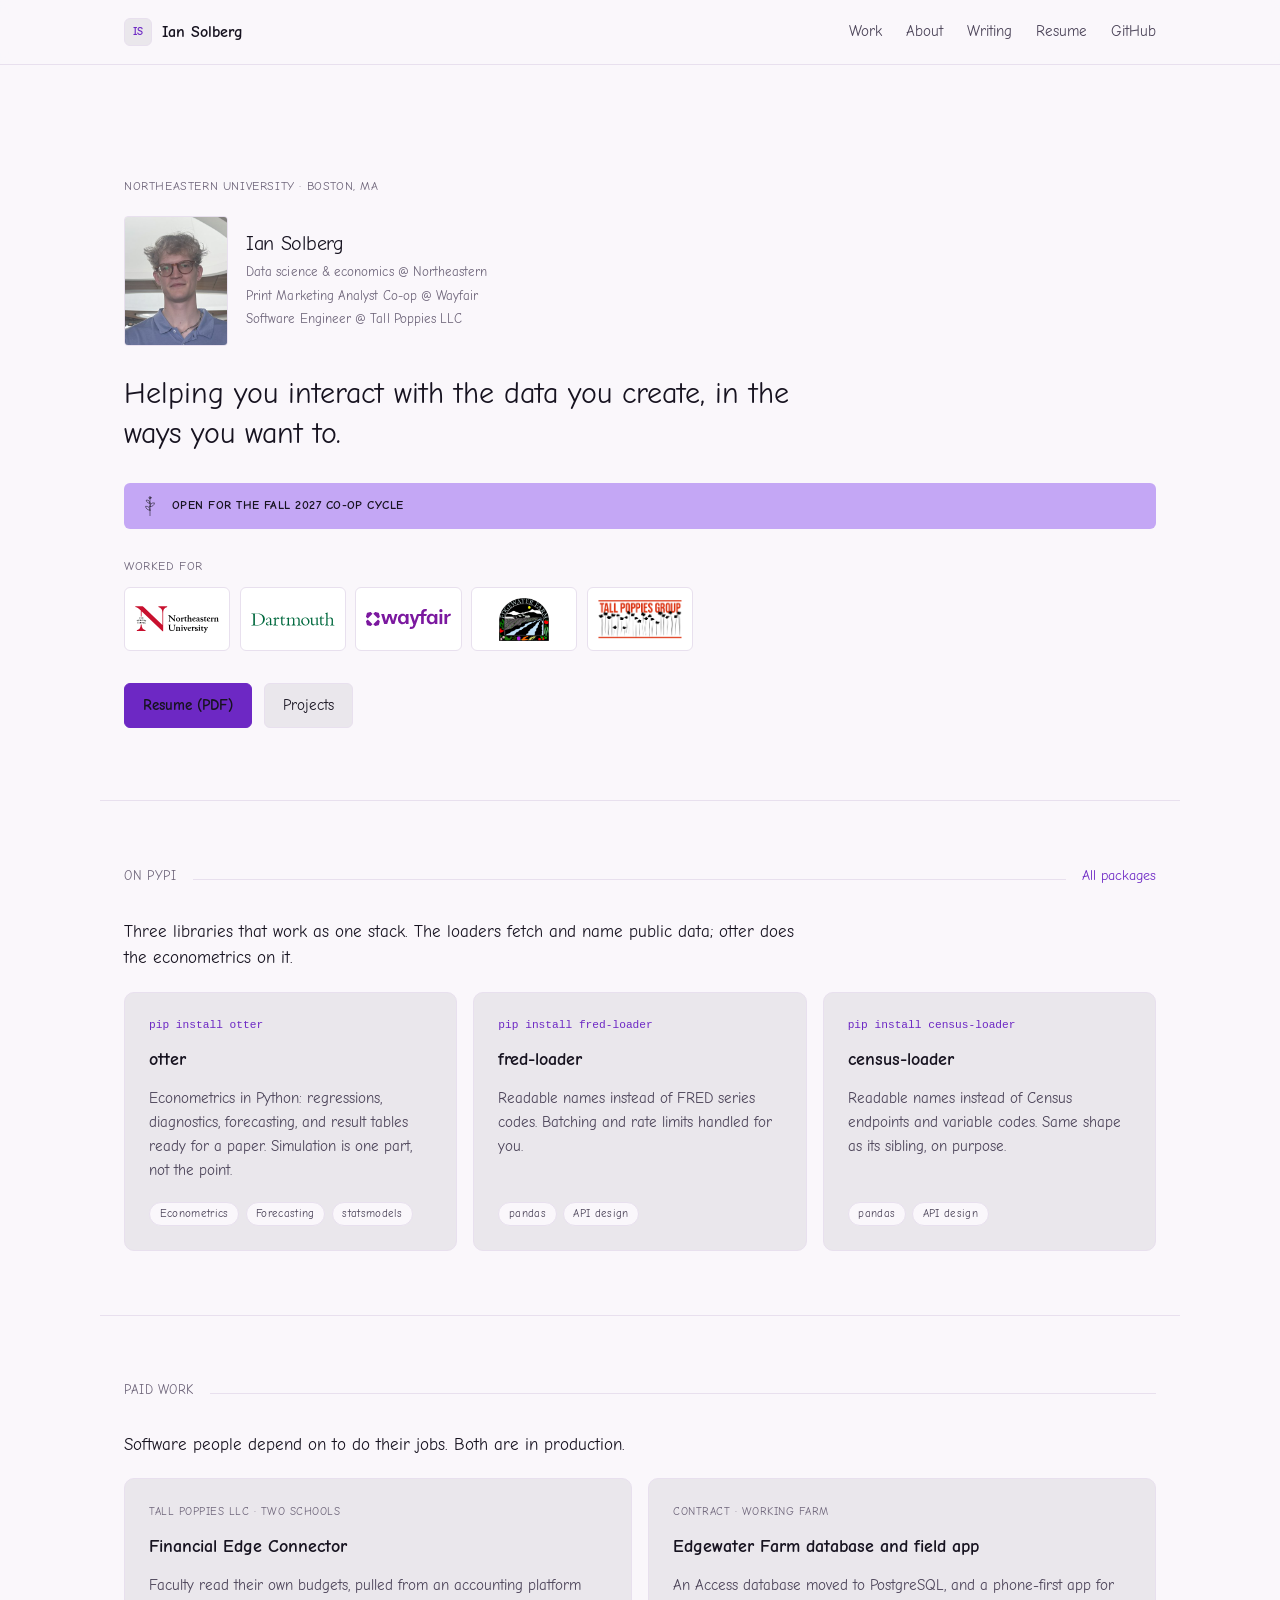
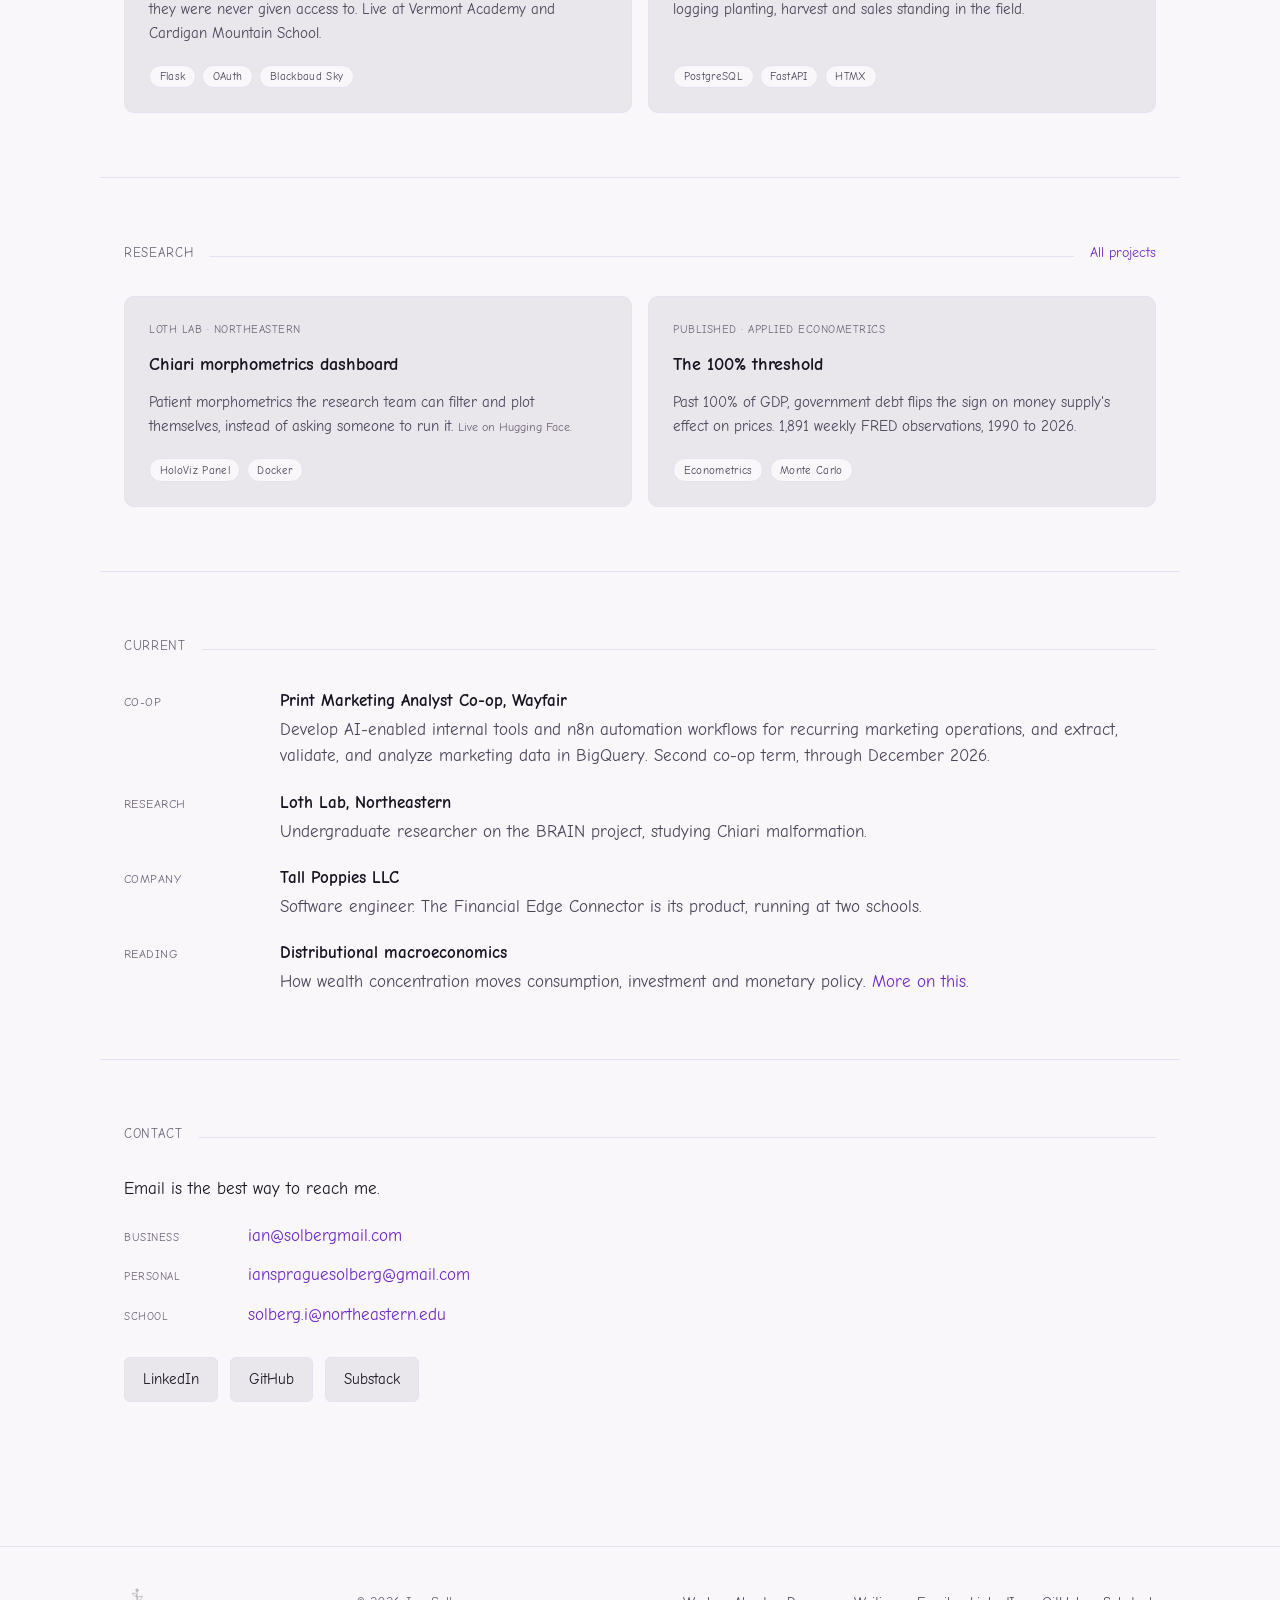
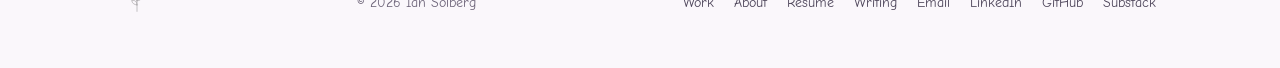
<file: index.html>
<!DOCTYPE html>
<html lang="en">
<head>
<meta charset="utf-8" />
<meta name="viewport" content="width=device-width, initial-scale=1" />
<title>Ian Solberg</title>
<meta name="description" content="Data science and economics at Northeastern University. Marketing analyst co-op at Wayfair, undergraduate researcher in the Loth Lab. Data infrastructure, internal applications, and open-source Python libraries." />
<link rel="canonical" href="https://iansolberg.us/" />
<meta name="theme-color" content="#100f0d" />
<meta property="og:type" content="website" />
<meta property="og:site_name" content="Ian Solberg" />
<meta property="og:title" content="Ian Solberg" />
<meta property="og:description" content="Data science and economics at Northeastern University. Marketing analyst co-op at Wayfair, undergraduate researcher in the Loth Lab." />
<meta property="og:url" content="https://iansolberg.us/" />
<meta property="og:image" content="https://iansolberg.us/assets/social-card.png" />
<meta name="twitter:card" content="summary_large_image" />
<link rel="icon" href="/assets/favicon.svg" type="image/svg+xml" />
<link rel="stylesheet" href="/assets/css/tokens.css?v=ceaf9e24da" />
<link rel="stylesheet" href="/assets/css/site.css?v=ce508d7f45" />
</head>
<body>
<a class="skip-link" href="#main">Skip to content</a>
<header class="site-header">
<div class="wrap">
<a class="brand" href="/"><span class="brand-mark" aria-hidden="true">IS</span> Ian Solberg</a>
<nav class="site-nav" aria-label="Main">
<a href="/projects/">Work</a>
<a href="/about/">About</a>
<a href="/writing/">Writing</a>
<a href="/assets/resume/ian-solberg-resume.pdf?v=01af4c2d1a">Resume</a>
<a href="https://github.com/iasolb" rel="me noopener">GitHub</a>
</nav>
</div>
</header>
<main id="main">
<section class="hero wrap">
<p class="eyebrow">Northeastern University &middot; Boston, MA</p>
<div class="masthead">
<img src="/assets/img/ian-byline.jpg" alt="Ian Solberg" width="104" height="130">
<div>
<h1 class="name">Ian Solberg</h1>
<div class="role">Data science &amp; economics @ Northeastern</div>
<div class="role">Print Marketing Analyst Co-op @ Wayfair</div>
<div class="role">Software Engineer @ Tall Poppies LLC</div>
</div>
</div>
<p class="tagline">Helping you interact with the data you create, in the ways you want to.</p>
<div class="brand-fill" style="display:flex;align-items:center;gap:11px">
<img src="/assets/img/botanical/stem.svg" alt="" aria-hidden="true"
     style="width:22px;flex:0 0 22px">
<span class="kicker" style="color:inherit;letter-spacing:.04em">Open for the Fall 2027 co-op cycle</span>
</div>
<div class="worked-for">
<p class="eyebrow">Worked for</p>
<div class="logo-row">
<details class="logo-tile" name="worked-for">
<summary><img src="/assets/img/logos/northeastern.svg" alt="Northeastern University" width="247" height="79"></summary>
<div class="logo-blurb"><strong>Research Computing Research Assistant - Loth Lab</strong><span class="when">September 2025 - Present</span><p>Developing interactive dashboards to visualize and interact with data related to Chiari Malformation I patients and associated bioinformatics</p></div>
</details>
<details class="logo-tile" name="worked-for">
<summary><img src="/assets/img/logos/dartmouth.svg" alt="Dartmouth College" width="158" height="27"></summary>
<div class="logo-blurb"><strong>Research Software Engineering Intern, Research Computing</strong><span class="when">June 2025 - August 2025</span><p>Created the validation pipeline for a research paper utilizing BERT scoring and other natural language fidelity measures to score LLM generated synthetic ophthalmology-related PHI records from 200 original and adversarial case study inputs to be used in research applications</p></div>
</details>
<details class="logo-tile" name="worked-for">
<summary><img src="/assets/img/logos/wayfair.svg" alt="Wayfair" width="1000" height="233"></summary>
<div class="logo-blurb"><strong>Print Marketing Analyst Co-op</strong></div>
</details>
<details class="logo-tile" name="worked-for">
<summary><img src="/assets/img/logos/edgewater.png" alt="Edgewater Farm" width="320" height="276"></summary>
<div class="logo-blurb"><strong>Contracted Database Migration + Progressive Web App Development</strong><span class="when">July 2025 - Present</span><p>Allows employees to manage inventory, track plantings, incoming orders, as well as generate labels for retail without the need for paper records</p></div>
</details>
<details class="logo-tile" name="worked-for">
<summary><img src="/assets/img/logos/tall-poppies.png" alt="Tall Poppies Group, LLC" width="750" height="350"></summary>
<div class="logo-blurb"><strong>Software Engineer</strong></div>
</details>
</div>
</div>
<div class="contact-row">
<a class="btn btn-primary" href="/assets/resume/ian-solberg-resume.pdf?v=01af4c2d1a">Resume (PDF)</a>
<a class="btn" href="/projects/">Projects</a>
</div>
</section>
<section class="section wrap" aria-labelledby="packages-heading">
<div class="section-label">
<h2 id="packages-heading">On PyPI</h2>
<span class="rule"></span>
<a href="https://pypi.org/user/iasolb/" rel="noopener">All packages</a>
</div>
<div class="prose"><p>Three libraries that work as one stack. The loaders fetch and name public data; otter does the econometrics on it.</p></div>
<div class="card-grid">
<a class="card" href="/projects/research-framework/">
<span class="card-kicker card-kicker--cmd">pip install otter</span>
<h3>otter</h3>
<p>Econometrics in Python: regressions, diagnostics, forecasting, and result tables ready for a paper. Simulation is one part, not the point.</p>
<div class="card-foot"><ul class="tags"><li>Econometrics</li><li>Forecasting</li><li>statsmodels</li></ul></div>
</a>
<a class="card" href="/projects/data-loaders/">
<span class="card-kicker card-kicker--cmd">pip install fred-loader</span>
<h3>fred-loader</h3>
<p>Readable names instead of FRED series codes. Batching and rate limits handled for you.</p>
<div class="card-foot"><ul class="tags"><li>pandas</li><li>API design</li></ul></div>
</a>
<a class="card" href="/projects/data-loaders/">
<span class="card-kicker card-kicker--cmd">pip install census-loader</span>
<h3>census-loader</h3>
<p>Readable names instead of Census endpoints and variable codes. Same shape as its sibling, on purpose.</p>
<div class="card-foot"><ul class="tags"><li>pandas</li><li>API design</li></ul></div>
</a>
</div>
</section>
<section class="section wrap" aria-labelledby="paid-heading">
<div class="section-label">
<h2 id="paid-heading">Paid work</h2>
<span class="rule"></span>
</div>
<div class="prose"><p>Software people depend on to do their jobs. Both are in production.</p></div>
<div class="card-grid">
<a class="card" href="/projects/financial-edge-connector/">
<span class="card-kicker">Tall Poppies LLC &middot; Two schools</span>
<h3>Financial Edge Connector</h3>
<p>Faculty read their own budgets, pulled from an accounting platform they were never given access to. Live at Vermont Academy and Cardigan Mountain School.</p>
<div class="card-foot"><ul class="tags"><li>Flask</li><li>OAuth</li><li>Blackbaud Sky</li></ul></div>
</a>
<a class="card" href="/projects/edgewater-farm/">
<span class="card-kicker">Contract &middot; Working farm</span>
<h3>Edgewater Farm database and field app</h3>
<p>An Access database moved to PostgreSQL, and a phone-first app for logging planting, harvest and sales standing in the field.</p>
<div class="card-foot"><ul class="tags"><li>PostgreSQL</li><li>FastAPI</li><li>HTMX</li></ul></div>
</a>
</div>
</section>
<section class="section wrap" aria-labelledby="research-heading">
<div class="section-label">
<h2 id="research-heading">Research</h2>
<span class="rule"></span>
<a href="/projects/">All projects</a>
</div>
<div class="card-grid">
<a class="card" href="/projects/brain-chiari-dashboard/">
<span class="card-kicker">Loth Lab &middot; Northeastern</span>
<h3>Chiari morphometrics dashboard</h3>
<p>Patient morphometrics the research team can filter and plot themselves, instead of asking someone to run it. <span class="meta">Live on Hugging Face.</span></p>
<div class="card-foot"><ul class="tags"><li>HoloViz Panel</li><li>Docker</li></ul></div>
</a>
<a class="card" href="/projects/debt-regime-inflation/">
<span class="card-kicker">Published &middot; Applied econometrics</span>
<h3>The 100% threshold</h3>
<p>Past 100% of GDP, government debt flips the sign on money supply's effect on prices. 1,891 weekly FRED observations, 1990 to 2026.</p>
<div class="card-foot"><ul class="tags"><li>Econometrics</li><li>Monte Carlo</li></ul></div>
</a>
</div>
</section>
<section class="section wrap" aria-labelledby="now-heading">
<div class="section-label">
<h2 id="now-heading">Current</h2>
<span class="rule"></span>
</div>
<ul class="now-list">
<li><span class="when">Co-op</span><span class="what"><strong>Print Marketing Analyst Co-op, Wayfair</strong> Develop AI-enabled internal tools and n8n automation workflows for recurring marketing operations, and extract, validate, and analyze marketing data in BigQuery. Second co-op term, through December 2026.</span></li>
<li><span class="when">Research</span><span class="what"><strong>Loth Lab, Northeastern</strong> Undergraduate researcher on the BRAIN project, studying Chiari malformation.</span></li>
<li><span class="when">Company</span><span class="what"><strong>Tall Poppies LLC</strong> Software engineer. The Financial Edge Connector is its product, running at two schools.</span></li>
<li><span class="when">Reading</span><span class="what"><strong>Distributional macroeconomics</strong> How wealth concentration moves consumption, investment and monetary policy. <a href="/writing/">More on this</a>.</span></li>
</ul>
</section>
<section class="section wrap" aria-labelledby="contact-heading">
<div class="section-label">
<h2 id="contact-heading">Contact</h2>
<span class="rule"></span>
</div>
<div class="prose"><p>Email is the best way to reach me.</p></div>
<ul class="contact-list">
<li><span class="label">Business</span><a href="mailto:ian@solbergmail.com">ian@solbergmail.com</a></li>
<li><span class="label">Personal</span><a href="mailto:ianspraguesolberg@gmail.com">ianspraguesolberg@gmail.com</a></li>
<li><span class="label">School</span><a href="mailto:solberg.i@northeastern.edu">solberg.i@northeastern.edu</a></li>
</ul>
<div class="contact-row">
<a class="btn" href="https://www.linkedin.com/in/iansolberg" rel="me noopener">LinkedIn</a>
<a class="btn" href="https://github.com/iasolb" rel="me noopener">GitHub</a>
<a class="btn" href="https://iasolb.substack.com" rel="me noopener">Substack</a>
</div>
</section>
</main>
<footer class="site-footer">
<div class="wrap">
<span class="deco deco--foot"><img src="/assets/img/botanical/stem.svg" alt="" aria-hidden="true" width="26" height="26"></span>
<span>&copy; 2026 Ian Solberg</span>
<nav class="footer-links" aria-label="Footer">
<a href="/projects/">Work</a>
<a href="/about/">About</a>
<a href="/assets/resume/ian-solberg-resume.pdf?v=01af4c2d1a">Resume</a>
<a href="/writing/">Writing</a>
<a href="mailto:ian@solbergmail.com">Email</a>
<a href="https://www.linkedin.com/in/iansolberg" rel="me noopener">LinkedIn</a>
<a href="https://github.com/iasolb" rel="me noopener">GitHub</a>
<a href="https://iasolb.substack.com" rel="me noopener">Substack</a>
</nav>
</div>
</footer>
</body>
</html>
</file>
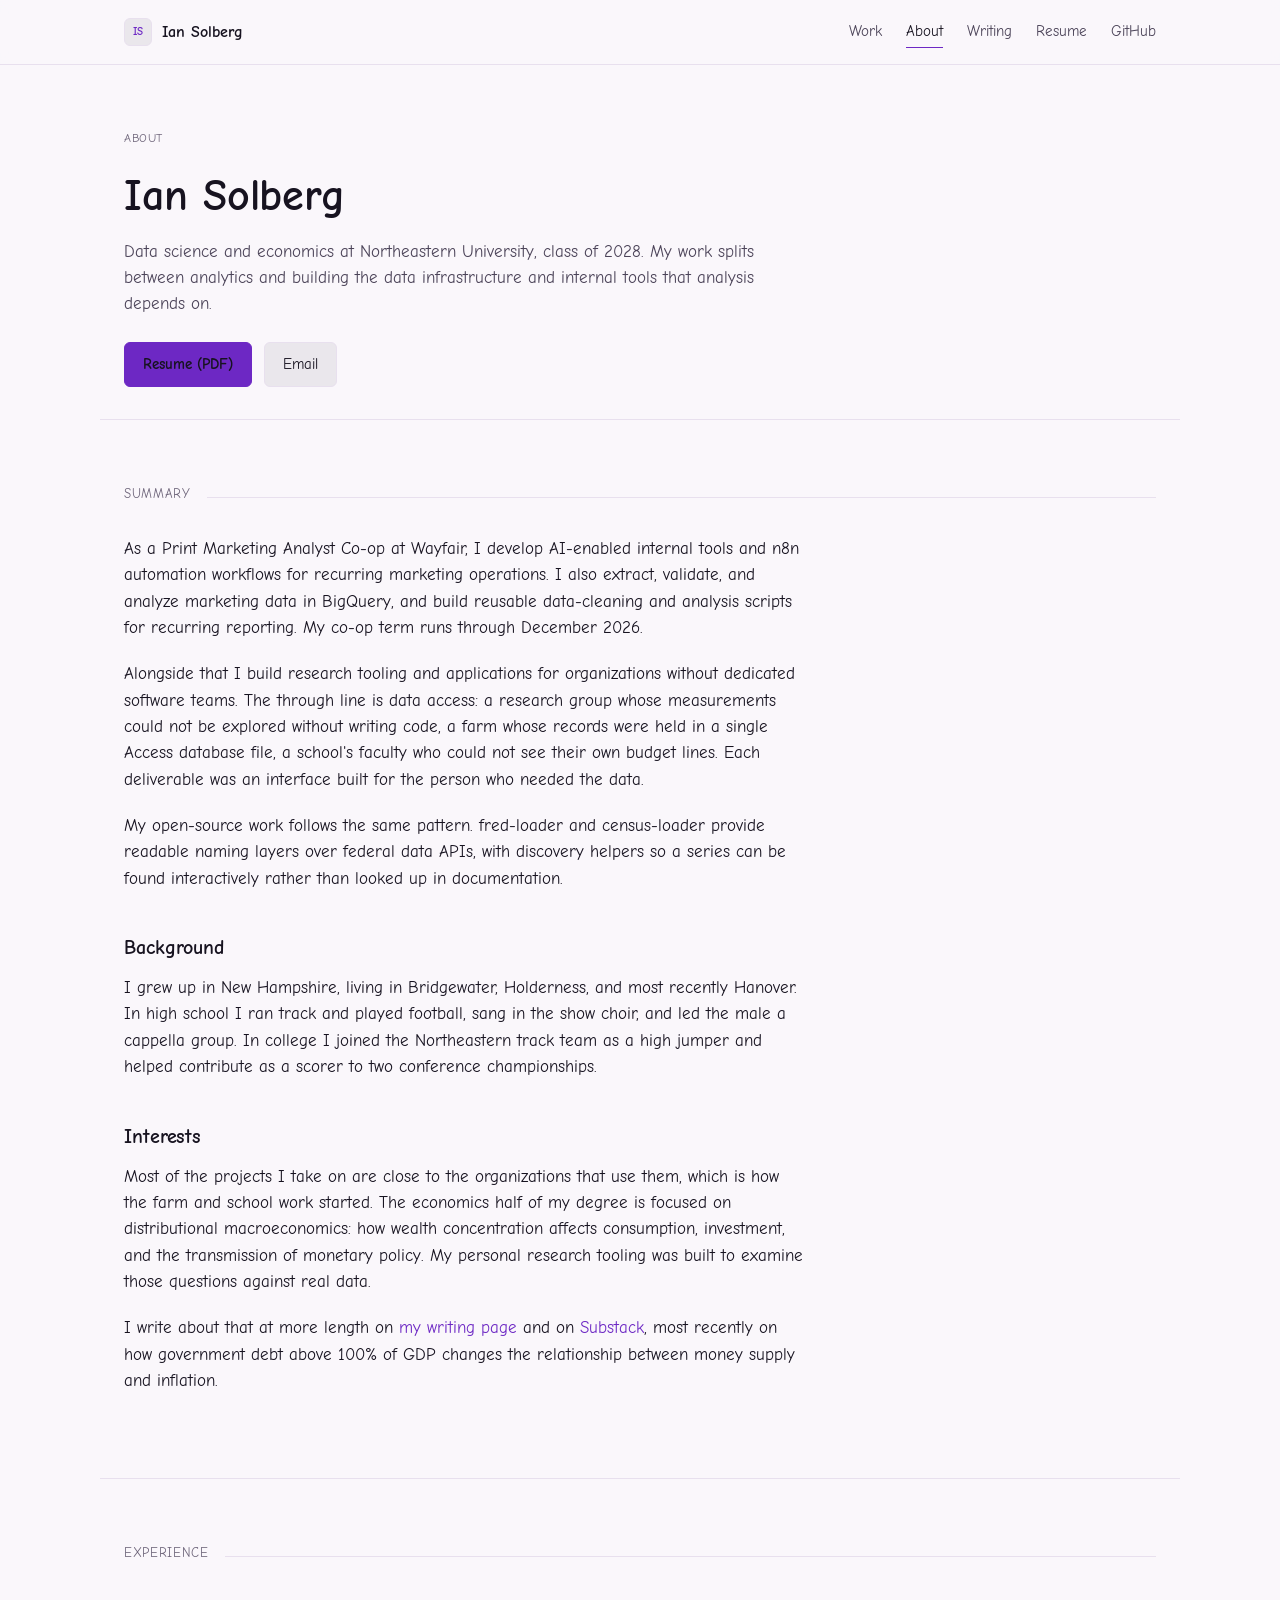
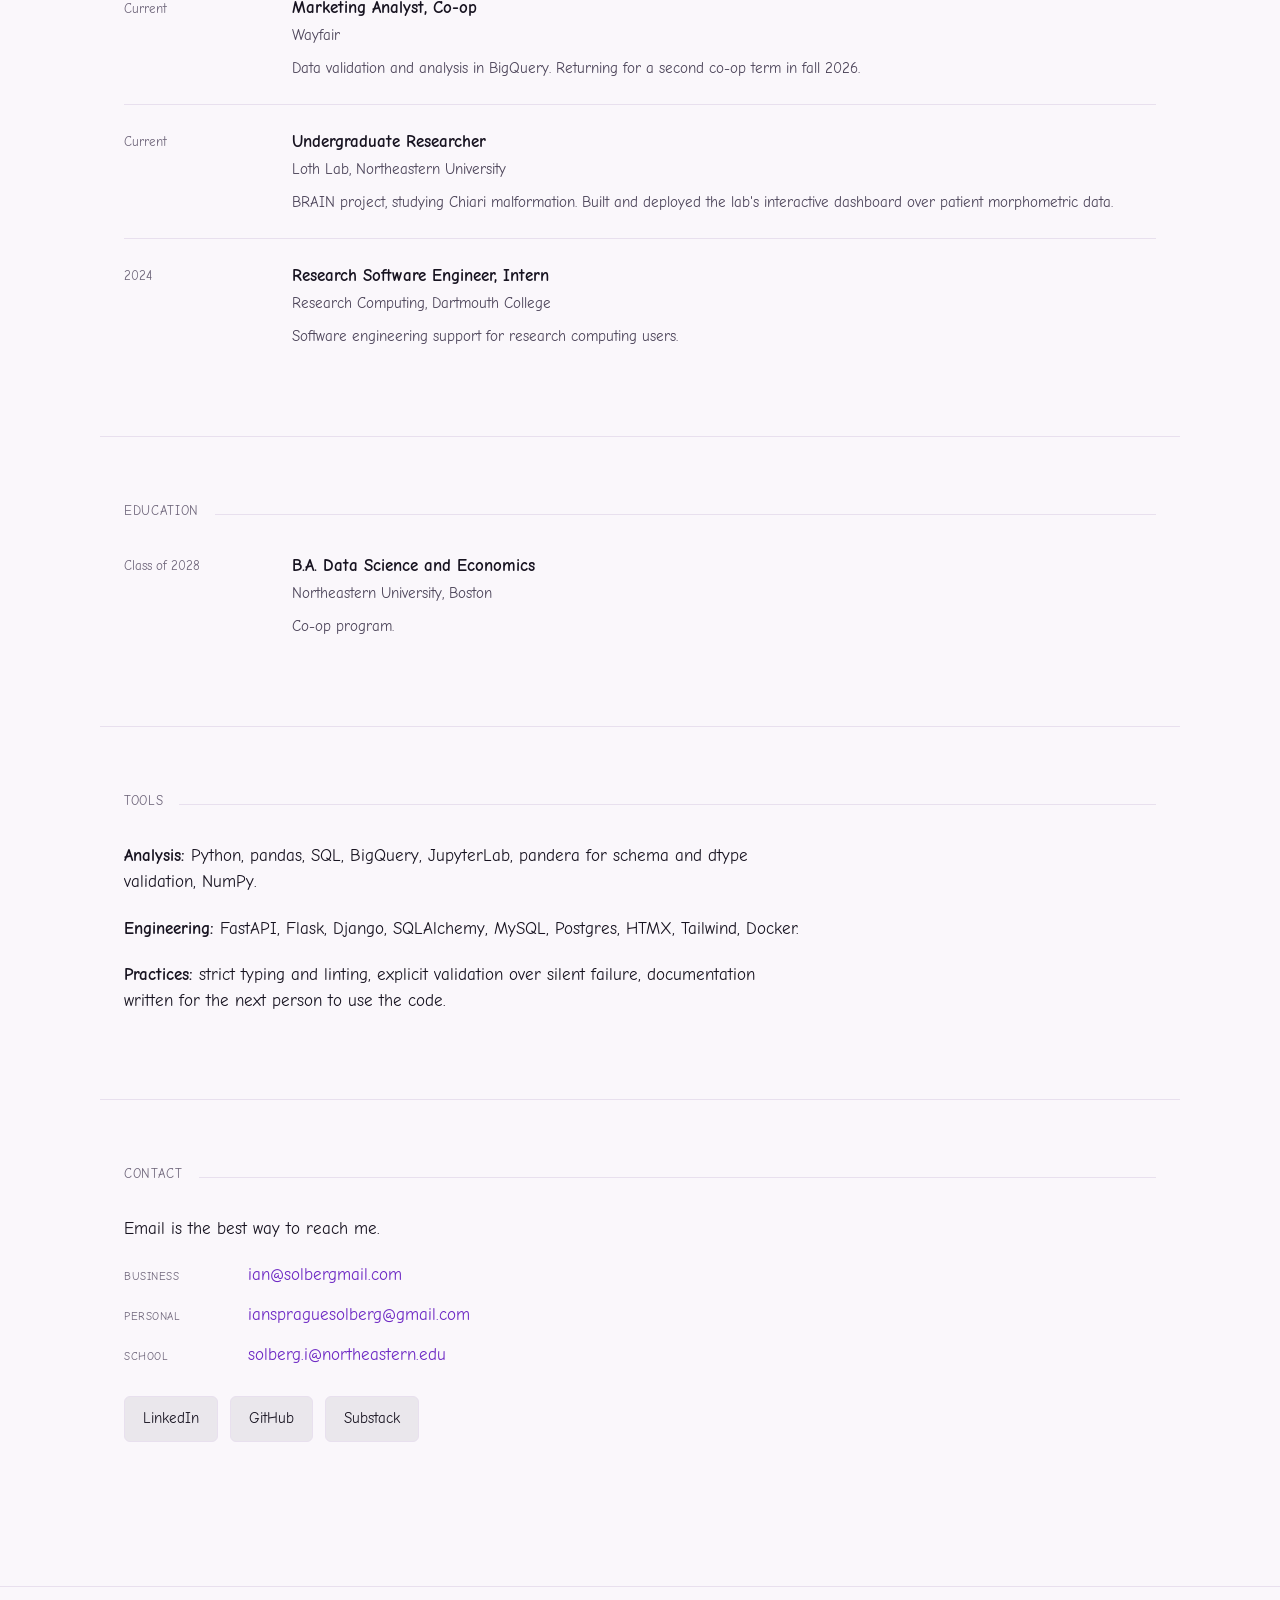
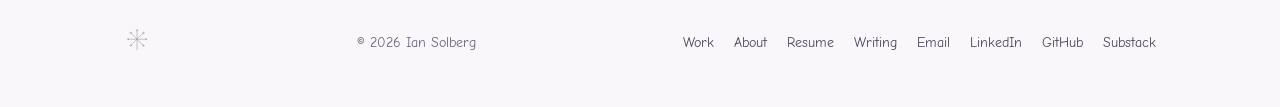
<file: about/index.html>
<!DOCTYPE html>
<html lang="en">
<head>
<meta charset="utf-8" />
<meta name="viewport" content="width=device-width, initial-scale=1" />
<title>About &middot; Ian Solberg</title>
<meta name="description" content="Ian Solberg is a data science and economics undergraduate at Northeastern University, class of 2028, currently a marketing analyst co-op at Wayfair and an undergraduate researcher in the Loth Lab." />
<link rel="canonical" href="https://iansolberg.us/about/" />
<meta name="theme-color" content="#100f0d" />
<meta property="og:type" content="profile" />
<meta property="og:site_name" content="Ian Solberg" />
<meta property="og:title" content="About &middot; Ian Solberg" />
<meta property="og:description" content="Data science and economics at Northeastern University. Experience, education, and tools." />
<meta property="og:url" content="https://iansolberg.us/about/" />
<meta property="og:image" content="https://iansolberg.us/assets/social-card.png" />
<meta name="twitter:card" content="summary_large_image" />
<link rel="icon" href="/assets/favicon.svg" type="image/svg+xml" />
<link rel="stylesheet" href="/assets/css/tokens.css?v=ceaf9e24da" />
<link rel="stylesheet" href="/assets/css/site.css?v=ce508d7f45" />
</head>
<body>
<a class="skip-link" href="#main">Skip to content</a>
<header class="site-header">
<div class="wrap">
<a class="brand" href="/"><span class="brand-mark" aria-hidden="true">IS</span> Ian Solberg</a>
<nav class="site-nav" aria-label="Main">
<a href="/projects/">Work</a>
<a href="/about/" aria-current="page">About</a>
<a href="/writing/">Writing</a>
<a href="/assets/resume/ian-solberg-resume.pdf?v=01af4c2d1a">Resume</a>
<a href="https://github.com/iasolb" rel="me noopener">GitHub</a>
</nav>
</div>
</header>
<main id="main">
<section class="detail-head wrap">
<div class="prose">
<p class="eyebrow">About</p>
<h1 class="page-title">Ian Solberg</h1>
<p class="lede muted">Data science and economics at Northeastern University, class of 2028. My work splits between analytics and building the data infrastructure and internal tools that analysis depends on.</p>
</div>
<div class="contact-row">
<a class="btn btn-primary" href="/assets/resume/ian-solberg-resume.pdf?v=01af4c2d1a">Resume (PDF)</a>
<a class="btn" href="mailto:ian@solbergmail.com">Email</a>
</div>
</section>
<section class="section wrap" aria-labelledby="summary-heading">
<div class="section-label">
<h2 id="summary-heading">Summary</h2>
<span class="rule"></span>
</div>
<div class="prose">
<p>As a Print Marketing Analyst Co-op at Wayfair, I develop AI-enabled internal tools and n8n automation workflows for recurring marketing operations. I also extract, validate, and analyze marketing data in BigQuery, and build reusable data-cleaning and analysis scripts for recurring reporting. My co-op term runs through December 2026.</p>
<p>Alongside that I build research tooling and applications for organizations without dedicated software teams. The through line is data access: a research group whose measurements could not be explored without writing code, a farm whose records were held in a single Access database file, a school's faculty who could not see their own budget lines. Each deliverable was an interface built for the person who needed the data.</p>
<p>My open-source work follows the same pattern. fred-loader and census-loader provide readable naming layers over federal data APIs, with discovery helpers so a series can be found interactively rather than looked up in documentation.</p>
<h3>Background</h3>
<p>I grew up in New Hampshire, living in Bridgewater, Holderness, and most recently Hanover. In high school I ran track and played football, sang in the show choir, and led the male a cappella group. In college I joined the Northeastern track team as a high jumper and helped contribute as a scorer to two conference championships.</p>
<h3>Interests</h3>
<p>Most of the projects I take on are close to the organizations that use them, which is how the farm and school work started. The economics half of my degree is focused on distributional macroeconomics: how wealth concentration affects consumption, investment, and the transmission of monetary policy. My personal research tooling was built to examine those questions against real data.</p>
<p>I write about that at more length on <a href="/writing/">my writing page</a> and on <a href="https://iasolb.substack.com" rel="me noopener">Substack</a>, most recently on how government debt above 100% of GDP changes the relationship between money supply and inflation.</p>
</div>
</section>
<section class="section wrap" aria-labelledby="experience-heading">
<div class="section-label">
<h2 id="experience-heading">Experience</h2>
<span class="rule"></span>
</div>
<ul class="timeline">
<li>
<span class="years">Current</span>
<div>
<p class="role">Marketing Analyst, Co-op</p>
<p class="org">Wayfair</p>
<p class="detail">Data validation and analysis in BigQuery. Returning for a second co-op term in fall 2026.</p>
</div>
</li>
<li>
<span class="years">Current</span>
<div>
<p class="role">Undergraduate Researcher</p>
<p class="org">Loth Lab, Northeastern University</p>
<p class="detail">BRAIN project, studying Chiari malformation. Built and deployed the lab's interactive dashboard over patient morphometric data.</p>
</div>
</li>
<li>
<span class="years">2024</span>
<div>
<p class="role">Research Software Engineer, Intern</p>
<p class="org">Research Computing, Dartmouth College</p>
<p class="detail">Software engineering support for research computing users.</p>
</div>
</li>
</ul>
</section>
<section class="section wrap" aria-labelledby="education-heading">
<div class="section-label">
<h2 id="education-heading">Education</h2>
<span class="rule"></span>
</div>
<ul class="timeline">
<li>
<span class="years">Class of 2028</span>
<div>
<p class="role">B.A. Data Science and Economics</p>
<p class="org">Northeastern University, Boston</p>
<p class="detail">Co-op program.</p>
</div>
</li>
</ul>
</section>
<section class="section wrap" aria-labelledby="tools-heading">
<div class="section-label">
<h2 id="tools-heading">Tools</h2>
<span class="rule"></span>
</div>
<div class="prose">
<p><strong>Analysis:</strong> Python, pandas, SQL, BigQuery, JupyterLab, pandera for schema and dtype validation, NumPy.</p>
<p><strong>Engineering:</strong> FastAPI, Flask, Django, SQLAlchemy, MySQL, Postgres, HTMX, Tailwind, Docker.</p>
<p><strong>Practices:</strong> strict typing and linting, explicit validation over silent failure, documentation written for the next person to use the code.</p>
</div>
</section>
<section class="section wrap" aria-labelledby="contact-heading">
<div class="section-label">
<h2 id="contact-heading">Contact</h2>
<span class="rule"></span>
</div>
<div class="prose"><p>Email is the best way to reach me.</p></div>
<ul class="contact-list">
<li><span class="label">Business</span><a href="mailto:ian@solbergmail.com">ian@solbergmail.com</a></li>
<li><span class="label">Personal</span><a href="mailto:ianspraguesolberg@gmail.com">ianspraguesolberg@gmail.com</a></li>
<li><span class="label">School</span><a href="mailto:solberg.i@northeastern.edu">solberg.i@northeastern.edu</a></li>
</ul>
<div class="contact-row">
<a class="btn" href="https://www.linkedin.com/in/iansolberg" rel="me noopener">LinkedIn</a>
<a class="btn" href="https://github.com/iasolb" rel="me noopener">GitHub</a>
<a class="btn" href="https://iasolb.substack.com" rel="me noopener">Substack</a>
</div>
</section>
</main>
<footer class="site-footer">
<div class="wrap">
<span class="deco deco--foot"><img src="/assets/img/botanical/seedhead.svg" alt="" aria-hidden="true" width="26" height="26"></span>
<span>&copy; 2026 Ian Solberg</span>
<nav class="footer-links" aria-label="Footer">
<a href="/projects/">Work</a>
<a href="/about/">About</a>
<a href="/assets/resume/ian-solberg-resume.pdf?v=01af4c2d1a">Resume</a>
<a href="/writing/">Writing</a>
<a href="mailto:ian@solbergmail.com">Email</a>
<a href="https://www.linkedin.com/in/iansolberg" rel="me noopener">LinkedIn</a>
<a href="https://github.com/iasolb" rel="me noopener">GitHub</a>
<a href="https://iasolb.substack.com" rel="me noopener">Substack</a>
</nav>
</div>
</footer>
</body>
</html>
</file>
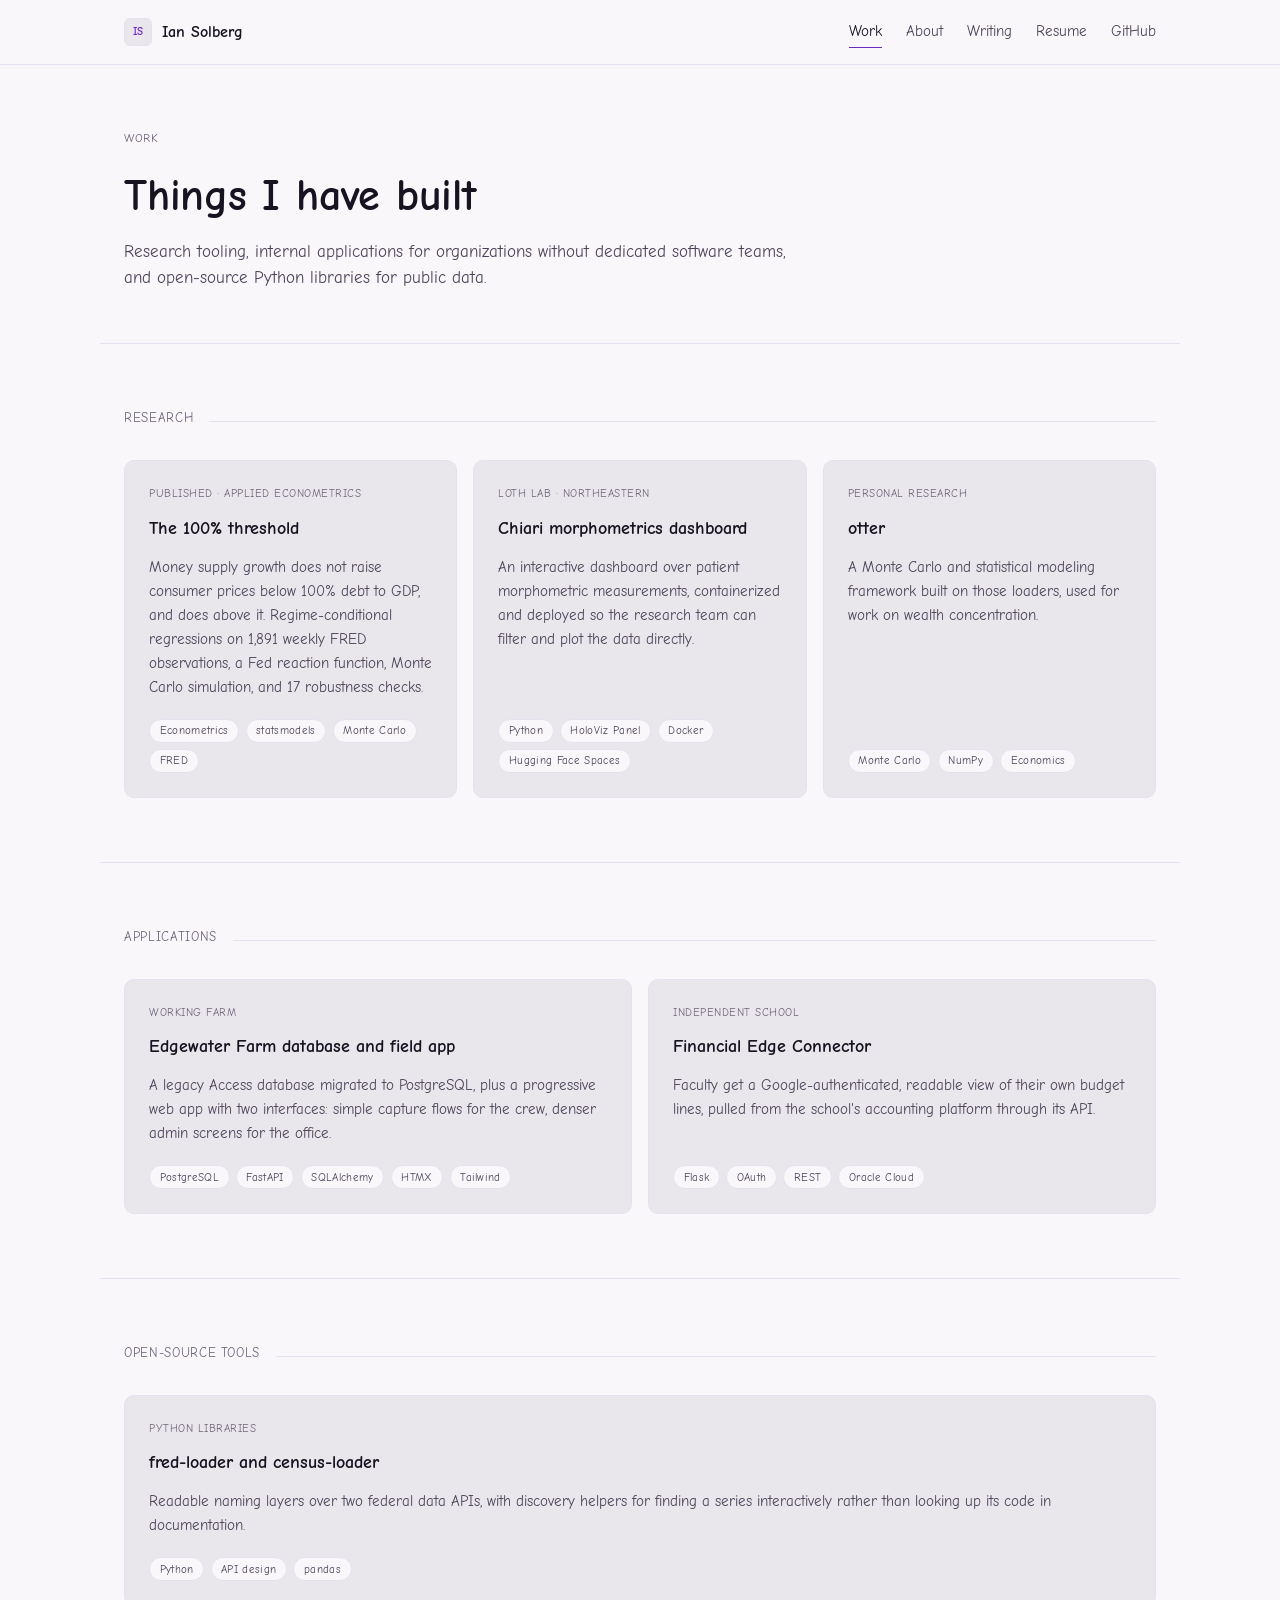
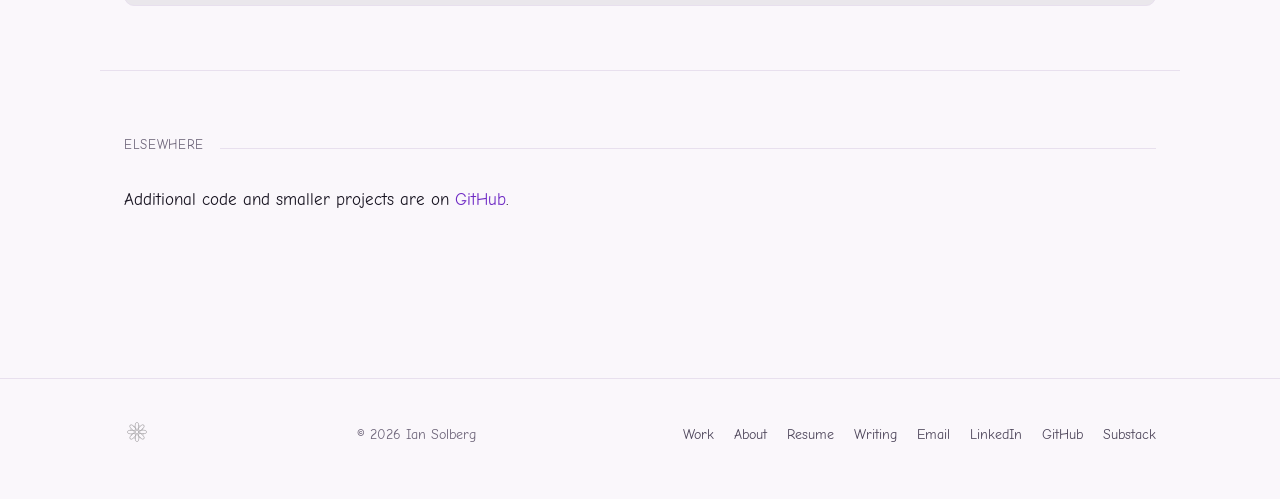
<file: projects/index.html>
<!DOCTYPE html>
<html lang="en">
  <head>
    <meta charset="utf-8" />
    <meta name="viewport" content="width=device-width, initial-scale=1" />
    <title>Work &middot; Ian Solberg</title>
    <meta
      name="description"
      content="Projects by Ian Solberg: published econometric work on debt regimes and inflation, a Chiari research dashboard, a farm database and field app, an independent school's budget viewer, and open-source wrappers over federal data APIs."
    />
    <link rel="canonical" href="https://iansolberg.us/projects/" />
    <meta name="theme-color" content="#100f0d" />

    <meta property="og:type" content="website" />
    <meta property="og:site_name" content="Ian Solberg" />
    <meta property="og:title" content="Work &middot; Ian Solberg" />
    <meta
      property="og:description"
      content="Research dashboards, software for organizations without a software team, and human-readable wrappers over public data APIs."
    />
    <meta property="og:url" content="https://iansolberg.us/projects/" />
    <meta property="og:image" content="https://iansolberg.us/assets/social-card.png" />
    <meta name="twitter:card" content="summary_large_image" />

    <link rel="icon" href="/assets/favicon.svg" type="image/svg+xml" />
    <link rel="stylesheet" href="/assets/css/tokens.css?v=ceaf9e24da" />
    <link rel="stylesheet" href="/assets/css/site.css?v=ce508d7f45" />
  </head>
  <body>
    <a class="skip-link" href="#main">Skip to content</a>

    <header class="site-header">
      <div class="wrap">
        <a class="brand" href="/">
          <span class="brand-mark" aria-hidden="true">IS</span>
          Ian Solberg
        </a>
        <nav class="site-nav" aria-label="Main">
          <a href="/projects/" aria-current="page">Work</a>
          <a href="/about/">About</a>
          <a href="/writing/">Writing</a>
          <a href="/assets/resume/ian-solberg-resume.pdf?v=01af4c2d1a">Resume</a>
          <a href="https://github.com/iasolb" rel="me noopener">GitHub</a>
        </nav>
      </div>
    </header>

    <main id="main">
      <section class="detail-head wrap">
        <div class="prose">
          <p class="eyebrow">Work</p>
          <h1 class="page-title">Things I have built</h1>
          <p class="lede muted">
            Research tooling, internal applications for organizations without dedicated
            software teams, and open-source Python libraries for public data.
          </p>
        </div>
      </section>

      <section class="section wrap" aria-labelledby="research-heading">
        <div class="section-label">
          <h2 id="research-heading">Research</h2>
          <span class="rule"></span>
        </div>
        <div class="card-grid">
          <a class="card" href="/projects/debt-regime-inflation/">
            <span class="card-kicker">Published &middot; Applied econometrics</span>
            <h3>The 100% threshold</h3>
            <p>
              Money supply growth does not raise consumer prices below 100% debt
              to GDP, and does above it. Regime-conditional regressions on 1,891
              weekly FRED observations, a Fed reaction function, Monte Carlo
              simulation, and 17 robustness checks.
            </p>
            <div class="card-foot">
              <ul class="tags">
                <li>Econometrics</li>
                <li>statsmodels</li>
                <li>Monte Carlo</li>
                <li>FRED</li>
              </ul>
            </div>
          </a>

          <a class="card" href="/projects/brain-chiari-dashboard/">
            <span class="card-kicker">Loth Lab &middot; Northeastern</span>
            <h3>Chiari morphometrics dashboard</h3>
            <p>
              An interactive dashboard over patient morphometric measurements,
              containerized and deployed so the research team can filter and plot
              the data directly.
            </p>
            <div class="card-foot">
              <ul class="tags">
                <li>Python</li>
                <li>HoloViz Panel</li>
                <li>Docker</li>
                <li>Hugging Face Spaces</li>
              </ul>
            </div>
          </a>

          <a class="card" href="/projects/research-framework/">
            <span class="card-kicker">Personal research</span>
            <h3>otter</h3>
            <p>
              A Monte Carlo and statistical modeling framework built on those loaders,
              used for work on wealth concentration.
            </p>
            <div class="card-foot">
              <ul class="tags">
                <li>Monte Carlo</li>
                <li>NumPy</li>
                <li>Economics</li>
              </ul>
            </div>
          </a>
        </div>
      </section>

      <section class="section wrap" aria-labelledby="applications-heading">
        <div class="section-label">
          <h2 id="applications-heading">Applications</h2>
          <span class="rule"></span>
        </div>
        <div class="card-grid">
          <a class="card" href="/projects/edgewater-farm/">
            <span class="card-kicker">Working farm</span>
            <h3>Edgewater Farm database and field app</h3>
            <p>
              A legacy Access database migrated to PostgreSQL, plus a progressive web app
              with two interfaces: simple capture flows for the crew, denser
              admin screens for the office.
            </p>
            <div class="card-foot">
              <ul class="tags">
                <li>PostgreSQL</li>
                <li>FastAPI</li>
                <li>SQLAlchemy</li>
                <li>HTMX</li>
                <li>Tailwind</li>
              </ul>
            </div>
          </a>

          <a class="card" href="/projects/financial-edge-connector/">
            <span class="card-kicker">Independent school</span>
            <h3>Financial Edge Connector</h3>
            <p>
              Faculty get a Google-authenticated, readable view of their own
              budget lines, pulled from the school's accounting platform through
              its API.
            </p>
            <div class="card-foot">
              <ul class="tags">
                <li>Flask</li>
                <li>OAuth</li>
                <li>REST</li>
                <li>Oracle Cloud</li>
              </ul>
            </div>
          </a>

        </div>
      </section>

      <section class="section wrap" aria-labelledby="tools-heading">
        <div class="section-label">
          <h2 id="tools-heading">Open-source tools</h2>
          <span class="rule"></span>
        </div>
        <div class="card-grid">
          <a class="card" href="/projects/data-loaders/">
            <span class="card-kicker">Python libraries</span>
            <h3>fred-loader and census-loader</h3>
            <p>
              Readable naming layers over two federal data APIs, with discovery
              helpers for finding a series interactively rather than looking up
              its code in documentation.
            </p>
            <div class="card-foot">
              <ul class="tags">
                <li>Python</li>
                <li>API design</li>
                <li>pandas</li>
              </ul>
            </div>
          </a>
        </div>
      </section>

      <section class="section wrap" aria-labelledby="more-heading">
        <div class="section-label">
          <h2 id="more-heading">Elsewhere</h2>
          <span class="rule"></span>
        </div>
        <div class="prose">
          <p>
            Additional code and smaller projects are on
            <a href="https://github.com/iasolb" rel="me noopener">GitHub</a>.
          </p>
        </div>
      </section>
    </main>

    <footer class="site-footer">
      <div class="wrap">
        <span class="deco deco--foot"><img src="/assets/img/botanical/cosmos.svg" alt="" aria-hidden="true" width="26" height="26"></span>
        <span>&copy; 2026 Ian Solberg</span>
        <nav class="footer-links" aria-label="Footer">
          <a href="/projects/">Work</a>
          <a href="/about/">About</a>
          <a href="/assets/resume/ian-solberg-resume.pdf?v=01af4c2d1a">Resume</a>
          <a href="/writing/">Writing</a>
          <a href="mailto:ian@solbergmail.com">Email</a>
          <a href="https://www.linkedin.com/in/iansolberg" rel="me noopener">LinkedIn</a>
          <a href="https://github.com/iasolb" rel="me noopener">GitHub</a>
          <a href="https://iasolb.substack.com" rel="me noopener">Substack</a>
        </nav>
      </div>
    </footer>
  </body>
</html>
</file>
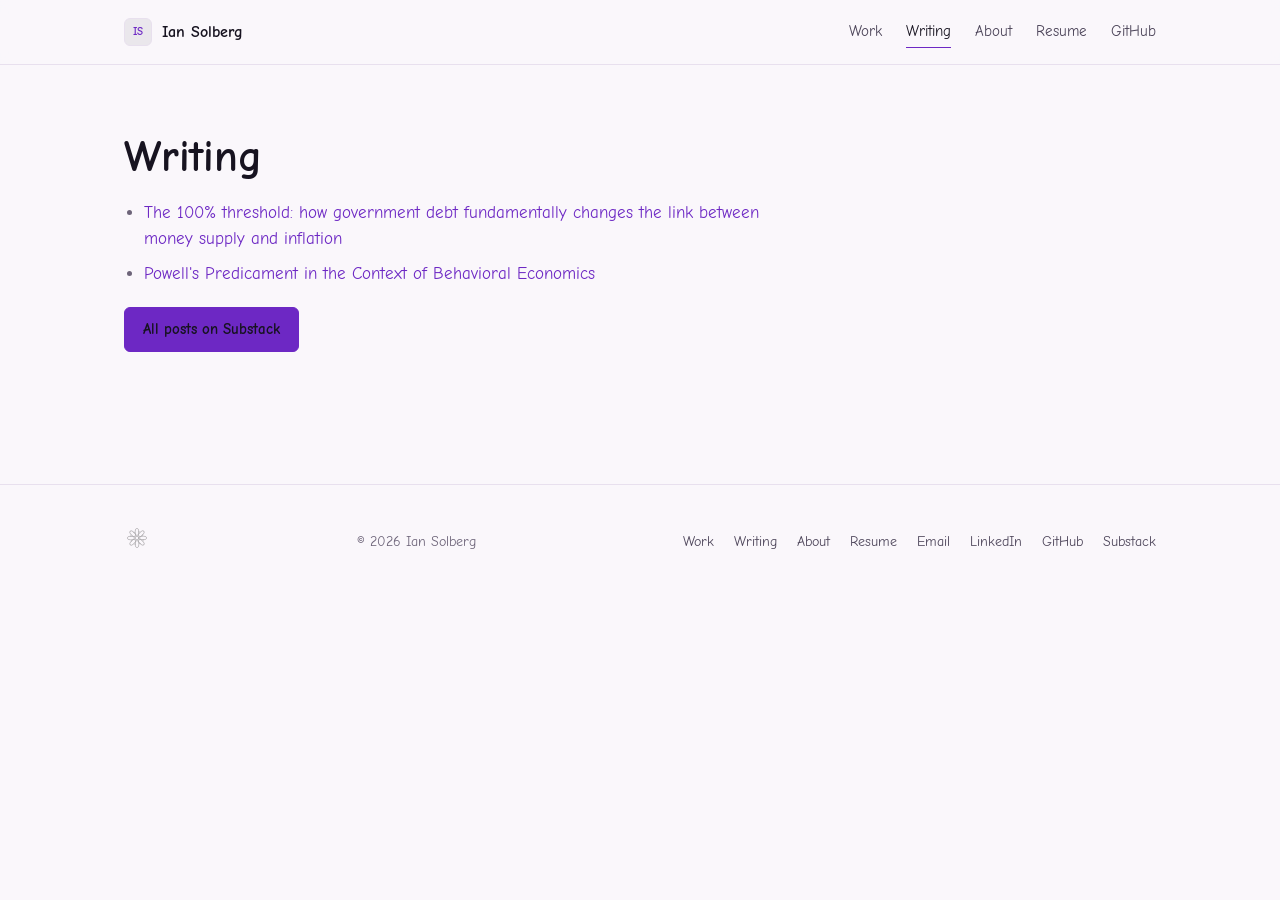
<file: writing/index.html>
<!DOCTYPE html>
<html lang="en">
  <head>
    <meta charset="utf-8" />
    <meta name="viewport" content="width=device-width, initial-scale=1" />
    <title>Writing &middot; Ian Solberg</title>
    <meta name="description" content="Ian Solberg's writing, on Substack." />
    <link rel="canonical" href="https://iansolberg.us/writing/" />
    <meta name="theme-color" content="#100f0d" />

    <meta property="og:type" content="article" />
    <meta property="og:site_name" content="Ian Solberg" />
    <meta property="og:title" content="Writing &middot; Ian Solberg" />
    <meta property="og:description" content="Ian Solberg's writing, on Substack." />
    <meta property="og:url" content="https://iansolberg.us/writing/" />
    <meta property="og:image" content="https://iansolberg.us/assets/social-card.png" />
    <meta name="twitter:card" content="summary_large_image" />

    <link rel="icon" href="/assets/favicon.svg" type="image/svg+xml" />
    <link rel="stylesheet" href="/assets/css/tokens.css?v=ceaf9e24da" />
    <link rel="stylesheet" href="/assets/css/site.css?v=ce508d7f45" />
  </head>
  <body>
    <a class="skip-link" href="#main">Skip to content</a>

    <header class="site-header">
      <div class="wrap">
        <a class="brand" href="/">
          <span class="brand-mark" aria-hidden="true">IS</span>
          Ian Solberg
        </a>
        <nav class="site-nav" aria-label="Main">
          <a href="/projects/">Work</a>
          <a href="/writing/" aria-current="page">Writing</a>
          <a href="/about/">About</a>
          <a href="/assets/resume/ian-solberg-resume.pdf?v=01af4c2d1a">Resume</a>
          <a href="https://github.com/iasolb" rel="me noopener">GitHub</a>
        </nav>
      </div>
    </header>

    <main id="main">
      <section class="detail-head wrap">
        <div class="prose">
          <h1 class="page-title">Writing</h1>
          <ul>
            <li>
              <a
                href="https://iasolb.substack.com/p/the-100-threshold-how-government"
                rel="noopener"
                >The 100% threshold: how government debt fundamentally changes the
                link between money supply and inflation</a
              >
            </li>
            <li>
              <a
                href="https://iasolb.substack.com/p/powells-predicament-in-the-context"
                rel="noopener"
                >Powell's Predicament in the Context of Behavioral Economics</a
              >
            </li>
          </ul>
          <p>
            <a class="btn btn-primary" href="https://iasolb.substack.com" rel="me noopener"
              >All posts on Substack</a
            >
          </p>
        </div>
      </section>
    </main>

    <footer class="site-footer">
      <div class="wrap">
        <span class="deco deco--foot"><img src="/assets/img/botanical/cosmos.svg" alt="" aria-hidden="true" width="26" height="26"></span>
        <span>&copy; 2026 Ian Solberg</span>
        <nav class="footer-links" aria-label="Footer">
          <a href="/projects/">Work</a>
          <a href="/writing/">Writing</a>
          <a href="/about/">About</a>
          <a href="/assets/resume/ian-solberg-resume.pdf?v=01af4c2d1a">Resume</a>
          <a href="mailto:ian@solbergmail.com">Email</a>
          <a href="https://www.linkedin.com/in/iansolberg" rel="me noopener">LinkedIn</a>
          <a href="https://github.com/iasolb" rel="me noopener">GitHub</a>
          <a href="https://iasolb.substack.com" rel="me noopener">Substack</a>
        </nav>
      </div>
    </footer>
  </body>
</html>
</file>
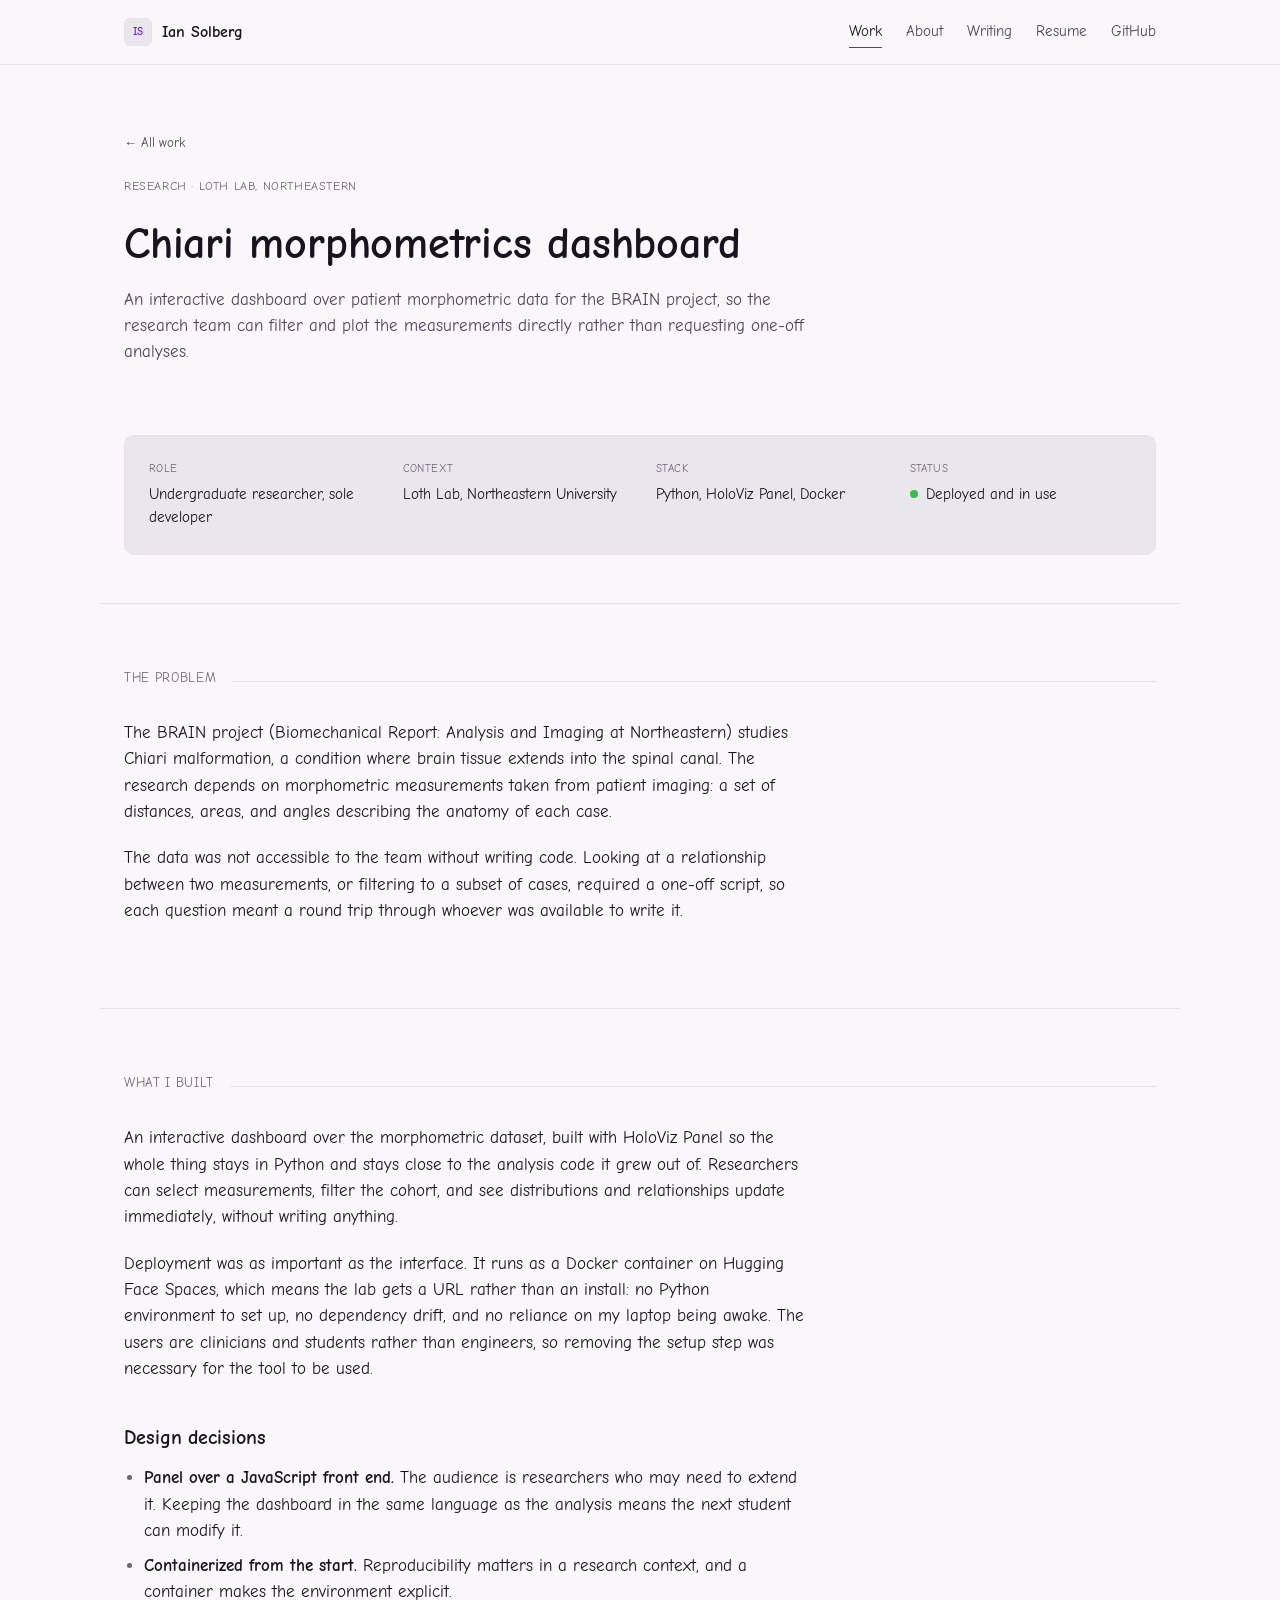
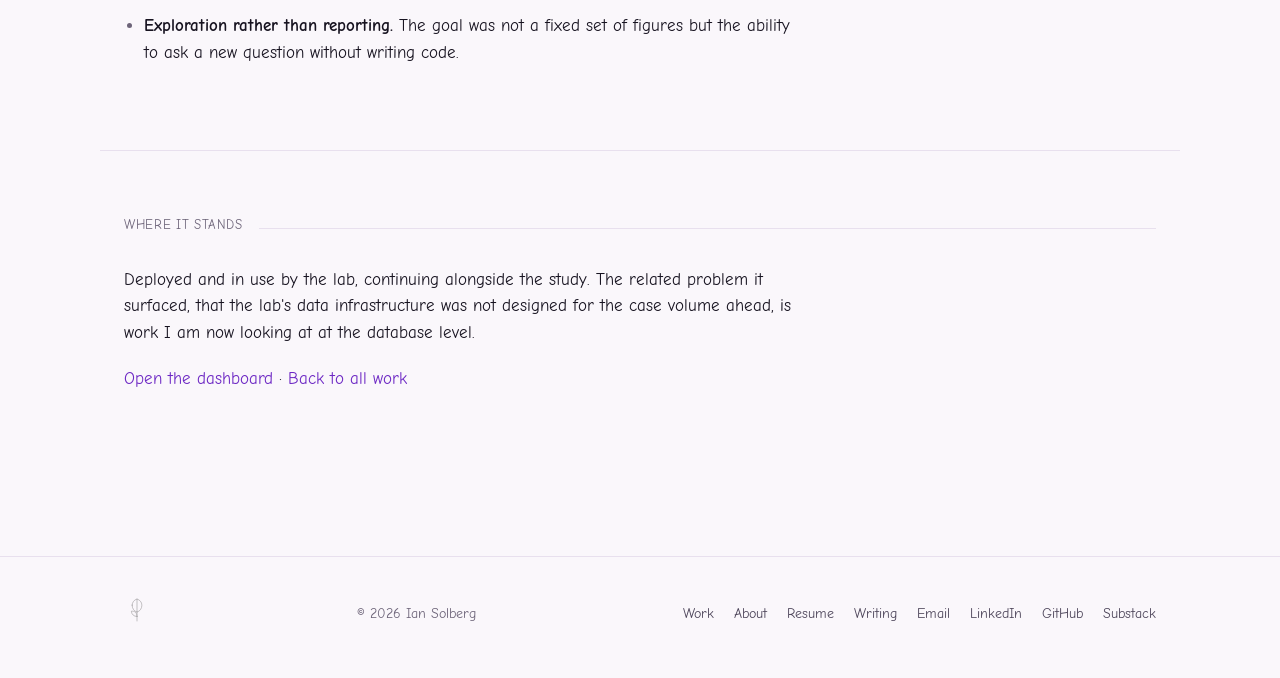
<file: projects/brain-chiari-dashboard/index.html>
<!DOCTYPE html>
<html lang="en">
  <head>
    <meta charset="utf-8" />
    <meta name="viewport" content="width=device-width, initial-scale=1" />
    <title>Chiari morphometrics dashboard &middot; Ian Solberg</title>
    <meta
      name="description"
      content="An interactive HoloViz Panel dashboard over patient morphometric data for Northeastern's BRAIN project, containerized with Docker and deployed so the research team can explore the data themselves."
    />
    <link
      rel="canonical"
      href="https://iansolberg.us/projects/brain-chiari-dashboard/"
    />
    <meta name="theme-color" content="#100f0d" />

    <meta property="og:type" content="article" />
    <meta property="og:site_name" content="Ian Solberg" />
    <meta property="og:title" content="Chiari morphometrics dashboard" />
    <meta
      property="og:description"
      content="An interactive dashboard over patient morphometric measurements, so researchers can explore the data instead of requesting one-off plots."
    />
    <meta
      property="og:url"
      content="https://iansolberg.us/projects/brain-chiari-dashboard/"
    />
    <meta property="og:image" content="https://iansolberg.us/assets/social-card.png" />
    <meta name="twitter:card" content="summary_large_image" />

    <link rel="icon" href="/assets/favicon.svg" type="image/svg+xml" />
    <link rel="stylesheet" href="/assets/css/tokens.css?v=ceaf9e24da" />
    <link rel="stylesheet" href="/assets/css/site.css?v=ce508d7f45" />
  </head>
  <body>
    <a class="skip-link" href="#main">Skip to content</a>

    <header class="site-header">
      <div class="wrap">
        <a class="brand" href="/">
          <span class="brand-mark" aria-hidden="true">IS</span>
          Ian Solberg
        </a>
        <nav class="site-nav" aria-label="Main">
          <a href="/projects/" aria-current="page">Work</a>
          <a href="/about/">About</a>
          <a href="/writing/">Writing</a>
          <a href="/assets/resume/ian-solberg-resume.pdf?v=01af4c2d1a">Resume</a>
          <a href="https://github.com/iasolb" rel="me noopener">GitHub</a>
        </nav>
      </div>
    </header>

    <main id="main">
      <section class="detail-head wrap">
        <a class="back-link" href="/projects/">&larr; All work</a>
        <div class="prose">
          <p class="eyebrow">Research &middot; Loth Lab, Northeastern</p>
          <h1 class="page-title">Chiari morphometrics dashboard</h1>
          <p class="lede muted">
            An interactive dashboard over patient morphometric data for the BRAIN
            project, so the research team can filter and plot the measurements
            directly rather than requesting one-off analyses.
          </p>
        </div>
      </section>

      <div class="wrap">
        <dl class="meta-grid">
          <div>
            <dt>Role</dt>
            <dd>Undergraduate researcher, sole developer</dd>
          </div>
          <div>
            <dt>Context</dt>
            <dd>Loth Lab, Northeastern University</dd>
          </div>
          <div>
            <dt>Stack</dt>
            <dd>Python, HoloViz Panel, Docker</dd>
          </div>
          <div>
            <dt>Status</dt>
            <dd><span class="status-dot">Deployed and in use</span></dd>
          </div>
        </dl>
      </div>

      <section class="section wrap" aria-labelledby="problem-heading">
        <div class="section-label">
          <h2 id="problem-heading">The problem</h2>
          <span class="rule"></span>
        </div>
        <div class="prose">
          <p>
            The BRAIN project (Biomechanical Report: Analysis and Imaging at
            Northeastern) studies Chiari malformation, a condition where brain
            tissue extends into the spinal canal. The research depends on
            morphometric measurements taken from patient imaging: a set of
            distances, areas, and angles describing the anatomy of each case.
          </p>
          <p>
            The data was not accessible to the team without writing code. Looking at
            a relationship between two measurements, or filtering to a subset of
            cases, required a one-off script, so each question meant a round trip
            through whoever was available to write it.
          </p>
        </div>
      </section>

      <section class="section wrap" aria-labelledby="built-heading">
        <div class="section-label">
          <h2 id="built-heading">What I built</h2>
          <span class="rule"></span>
        </div>
        <div class="prose">
          <p>
            An interactive dashboard over the morphometric dataset, built with
            HoloViz Panel so the whole thing stays in Python and stays close to
            the analysis code it grew out of. Researchers can select measurements,
            filter the cohort, and see distributions and relationships update
            immediately, without writing anything.
          </p>
          <p>
            Deployment was as important as the interface. It runs as a Docker
            container on Hugging Face Spaces, which means the lab gets a URL
            rather than an install: no Python environment to set up, no
            dependency drift, and no reliance on my laptop being awake. The users are clinicians and
            students rather than engineers, so removing the setup step was
            necessary for the tool to be used.
          </p>

          <h3>Design decisions</h3>
          <ul>
            <li>
              <strong>Panel over a JavaScript front end.</strong> The audience is
              researchers who may need to extend it. Keeping the dashboard in the
              same language as the analysis means the next student can modify it.
            </li>
            <li>
              <strong>Containerized from the start.</strong> Reproducibility matters in a
              research context, and a container makes the environment explicit.
            </li>
            <li>
              <strong>Exploration rather than reporting.</strong> The goal was not a
              fixed set of figures but the ability to ask a new question without
              writing code.
            </li>
          </ul>
        </div>
      </section>

      <section class="section wrap" aria-labelledby="next-heading">
        <div class="section-label">
          <h2 id="next-heading">Where it stands</h2>
          <span class="rule"></span>
        </div>
        <div class="prose">
          <p>
            Deployed and in use by the lab, continuing alongside the study. The
            related problem it surfaced, that the lab's data infrastructure was
            not designed for the case volume ahead, is work I am now looking at
            at the database level.
          </p>
          <p>
            <a href="https://huggingface.co/spaces/iasolb/BRAIN" rel="noopener"
              >Open the dashboard</a
            >
            &middot; <a href="/projects/">Back to all work</a>
          </p>
        </div>
      </section>
    </main>

    <footer class="site-footer">
      <div class="wrap">
        <span class="deco deco--foot"><img src="/assets/img/botanical/tulip.svg" alt="" aria-hidden="true" width="26" height="26"></span>
        <span>&copy; 2026 Ian Solberg</span>
        <nav class="footer-links" aria-label="Footer">
          <a href="/projects/">Work</a>
          <a href="/about/">About</a>
          <a href="/assets/resume/ian-solberg-resume.pdf?v=01af4c2d1a">Resume</a>
          <a href="/writing/">Writing</a>
          <a href="mailto:ian@solbergmail.com">Email</a>
          <a href="https://www.linkedin.com/in/iansolberg" rel="me noopener">LinkedIn</a>
          <a href="https://github.com/iasolb" rel="me noopener">GitHub</a>
          <a href="https://iasolb.substack.com" rel="me noopener">Substack</a>
        </nav>
      </div>
    </footer>
  </body>
</html>
</file>
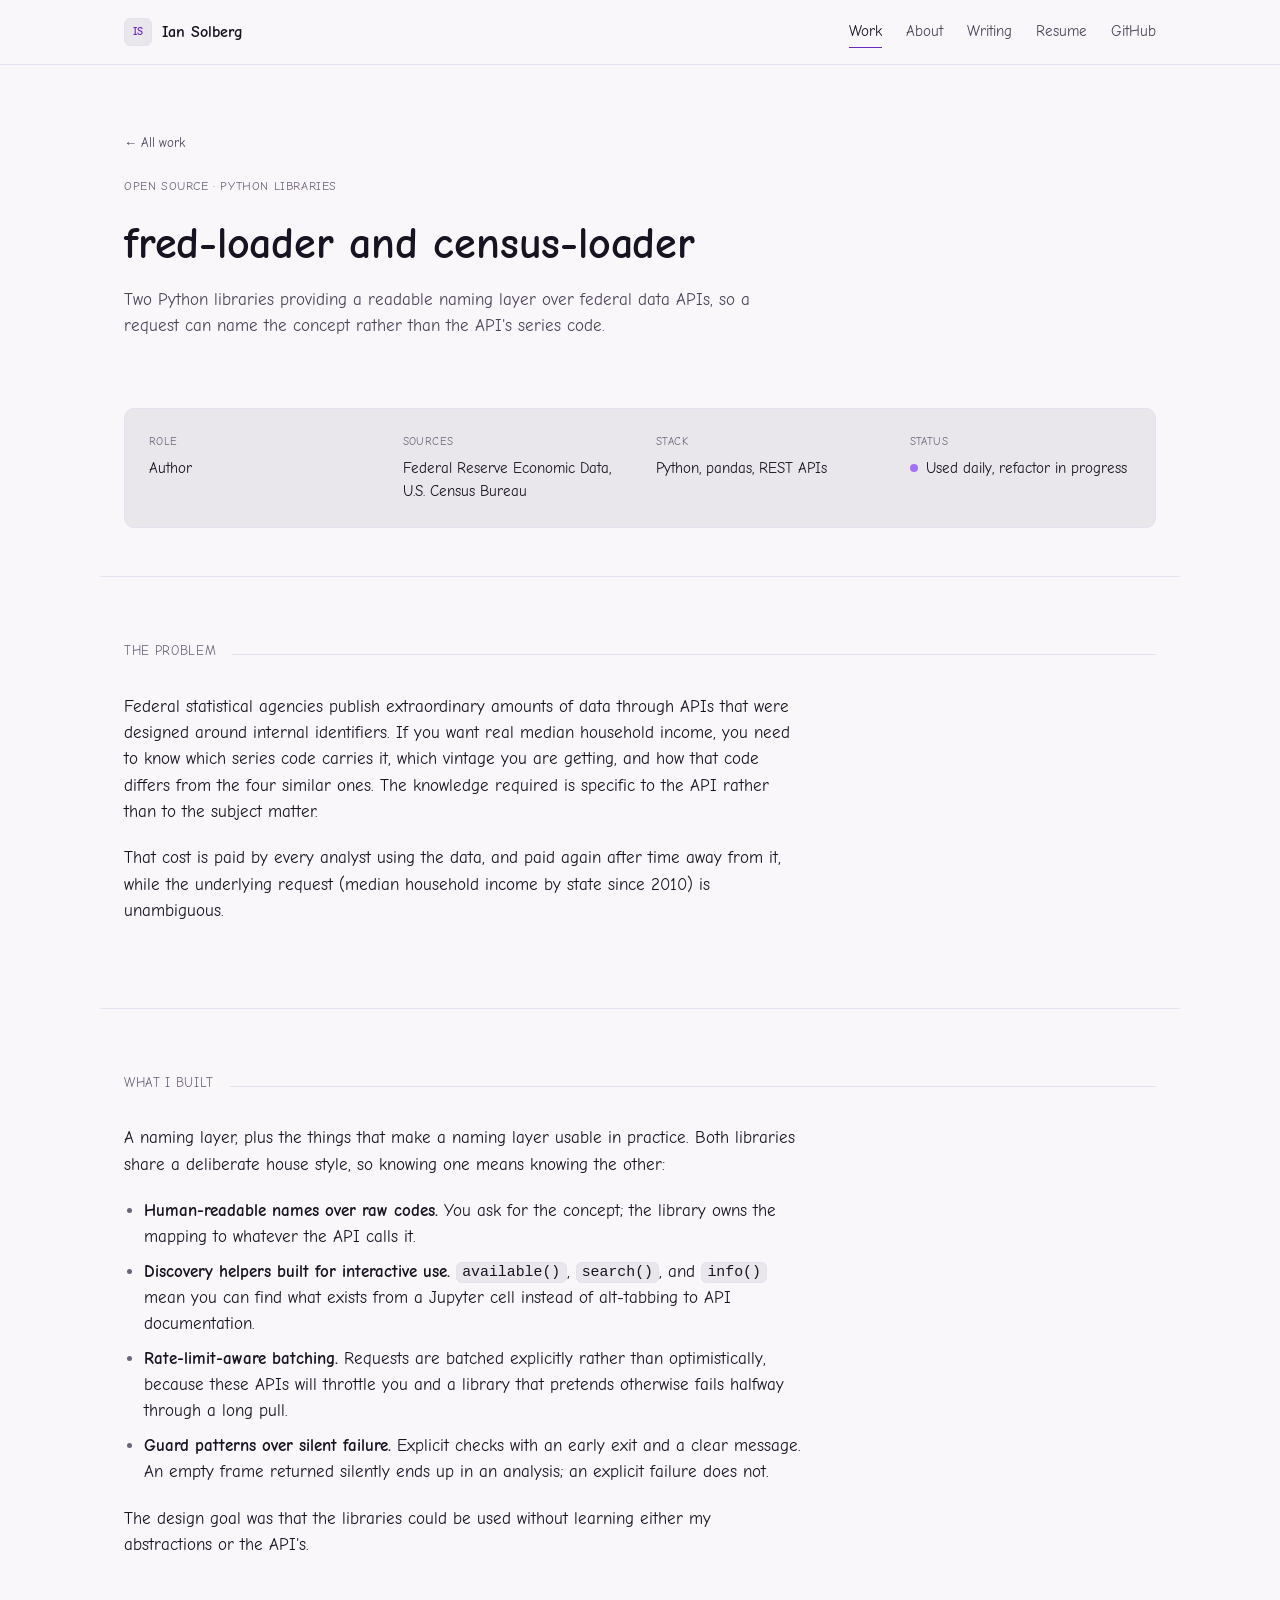
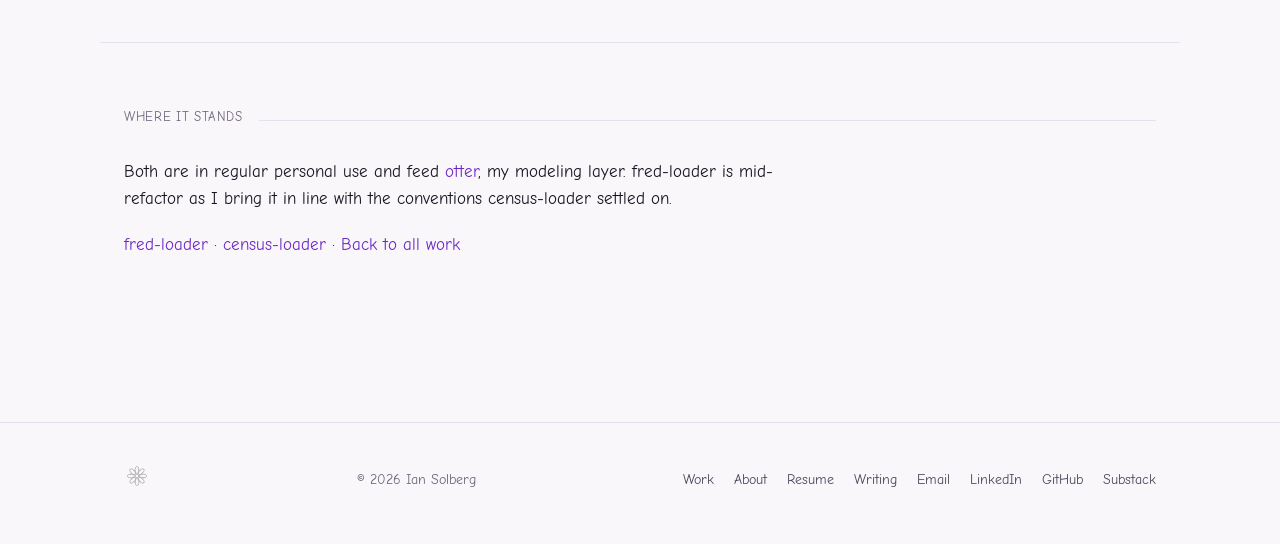
<file: projects/data-loaders/index.html>
<!DOCTYPE html>
<html lang="en">
  <head>
    <meta charset="utf-8" />
    <meta name="viewport" content="width=device-width, initial-scale=1" />
    <title>FRED and Census loaders &middot; Ian Solberg</title>
    <meta
      name="description"
      content="Two Python libraries that put a human-readable naming layer over federal data APIs, with discovery helpers and rate-limit-aware batching, so you can ask for what you mean instead of memorizing series codes."
    />
    <link rel="canonical" href="https://iansolberg.us/projects/data-loaders/" />
    <meta name="theme-color" content="#100f0d" />

    <meta property="og:type" content="article" />
    <meta property="og:site_name" content="Ian Solberg" />
    <meta property="og:title" content="FRED and Census loaders" />
    <meta
      property="og:description"
      content="Human-readable naming layers over federal data APIs, so you can ask for what you mean instead of memorizing series codes."
    />
    <meta
      property="og:url"
      content="https://iansolberg.us/projects/data-loaders/"
    />
    <meta property="og:image" content="https://iansolberg.us/assets/social-card.png" />
    <meta name="twitter:card" content="summary_large_image" />

    <link rel="icon" href="/assets/favicon.svg" type="image/svg+xml" />
    <link rel="stylesheet" href="/assets/css/tokens.css?v=ceaf9e24da" />
    <link rel="stylesheet" href="/assets/css/site.css?v=ce508d7f45" />
  </head>
  <body>
    <a class="skip-link" href="#main">Skip to content</a>

    <header class="site-header">
      <div class="wrap">
        <a class="brand" href="/">
          <span class="brand-mark" aria-hidden="true">IS</span>
          Ian Solberg
        </a>
        <nav class="site-nav" aria-label="Main">
          <a href="/projects/" aria-current="page">Work</a>
          <a href="/about/">About</a>
          <a href="/writing/">Writing</a>
          <a href="/assets/resume/ian-solberg-resume.pdf?v=01af4c2d1a">Resume</a>
          <a href="https://github.com/iasolb" rel="me noopener">GitHub</a>
        </nav>
      </div>
    </header>

    <main id="main">
      <section class="detail-head wrap">
        <a class="back-link" href="/projects/">&larr; All work</a>
        <div class="prose">
          <p class="eyebrow">Open source &middot; Python libraries</p>
          <h1 class="page-title">fred-loader and census-loader</h1>
          <p class="lede muted">
            Two Python libraries providing a readable naming layer over federal data
            APIs, so a request can name the concept rather than the API's series
            code.
          </p>
        </div>
      </section>

      <div class="wrap">
        <dl class="meta-grid">
          <div>
            <dt>Role</dt>
            <dd>Author</dd>
          </div>
          <div>
            <dt>Sources</dt>
            <dd>Federal Reserve Economic Data, U.S. Census Bureau</dd>
          </div>
          <div>
            <dt>Stack</dt>
            <dd>Python, pandas, REST APIs</dd>
          </div>
          <div>
            <dt>Status</dt>
            <dd><span class="status-dot building">Used daily, refactor in progress</span></dd>
          </div>
        </dl>
      </div>

      <section class="section wrap" aria-labelledby="problem-heading">
        <div class="section-label">
          <h2 id="problem-heading">The problem</h2>
          <span class="rule"></span>
        </div>
        <div class="prose">
          <p>
            Federal statistical agencies publish extraordinary amounts of data
            through APIs that were designed around internal identifiers. If you
            want real median household income, you need to know which series code
            carries it, which vintage you are getting, and how that code differs
            from the four similar ones. The knowledge required is
            specific to the API rather than to the subject matter.
          </p>
          <p>
            That cost is paid by every analyst using the data, and paid again after
            time away from it, while the underlying request (median household
            income by state since 2010) is unambiguous.
          </p>
        </div>
      </section>

      <section class="section wrap" aria-labelledby="built-heading">
        <div class="section-label">
          <h2 id="built-heading">What I built</h2>
          <span class="rule"></span>
        </div>
        <div class="prose">
          <p>
            A naming layer, plus the things that make a naming layer usable in
            practice. Both libraries share a deliberate house style, so knowing
            one means knowing the other:
          </p>
          <ul>
            <li>
              <strong>Human-readable names over raw codes.</strong> You ask for
              the concept; the library owns the mapping to whatever the API calls
              it.
            </li>
            <li>
              <strong>Discovery helpers built for interactive use.</strong>
              <code>available()</code>, <code>search()</code>, and
              <code>info()</code> mean you can find what exists from a Jupyter
              cell instead of alt-tabbing to API documentation.
            </li>
            <li>
              <strong>Rate-limit-aware batching.</strong> Requests are batched
              explicitly rather than optimistically, because these APIs will
              throttle you and a library that pretends otherwise fails halfway
              through a long pull.
            </li>
            <li>
              <strong>Guard patterns over silent failure.</strong> Explicit checks
              with an early exit and a clear message. An empty frame returned silently ends up
              in an analysis; an explicit failure does not.
            </li>
          </ul>
          <p>
            The design goal was that the libraries could be used without learning
            either my abstractions or the API's.
          </p>
        </div>
      </section>

      <section class="section wrap" aria-labelledby="next-heading">
        <div class="section-label">
          <h2 id="next-heading">Where it stands</h2>
          <span class="rule"></span>
        </div>
        <div class="prose">
          <p>
            Both are in regular personal use and feed
            <a href="/projects/research-framework/">otter</a>, my
            modeling layer. fred-loader is mid-refactor as I bring it in line with
            the conventions census-loader settled on.
          </p>
          <p>
            <a href="https://github.com/iasolb/fred-loader" rel="noopener"
              >fred-loader</a
            >
            &middot;
            <a href="https://github.com/iasolb/census-loader" rel="noopener"
              >census-loader</a
            >
            &middot; <a href="/projects/">Back to all work</a>
          </p>
        </div>
      </section>
    </main>

    <footer class="site-footer">
      <div class="wrap">
        <span class="deco deco--foot"><img src="/assets/img/botanical/cosmos.svg" alt="" aria-hidden="true" width="26" height="26"></span>
        <span>&copy; 2026 Ian Solberg</span>
        <nav class="footer-links" aria-label="Footer">
          <a href="/projects/">Work</a>
          <a href="/about/">About</a>
          <a href="/assets/resume/ian-solberg-resume.pdf?v=01af4c2d1a">Resume</a>
          <a href="/writing/">Writing</a>
          <a href="mailto:ian@solbergmail.com">Email</a>
          <a href="https://www.linkedin.com/in/iansolberg" rel="me noopener">LinkedIn</a>
          <a href="https://github.com/iasolb" rel="me noopener">GitHub</a>
          <a href="https://iasolb.substack.com" rel="me noopener">Substack</a>
        </nav>
      </div>
    </footer>
  </body>
</html>
</file>
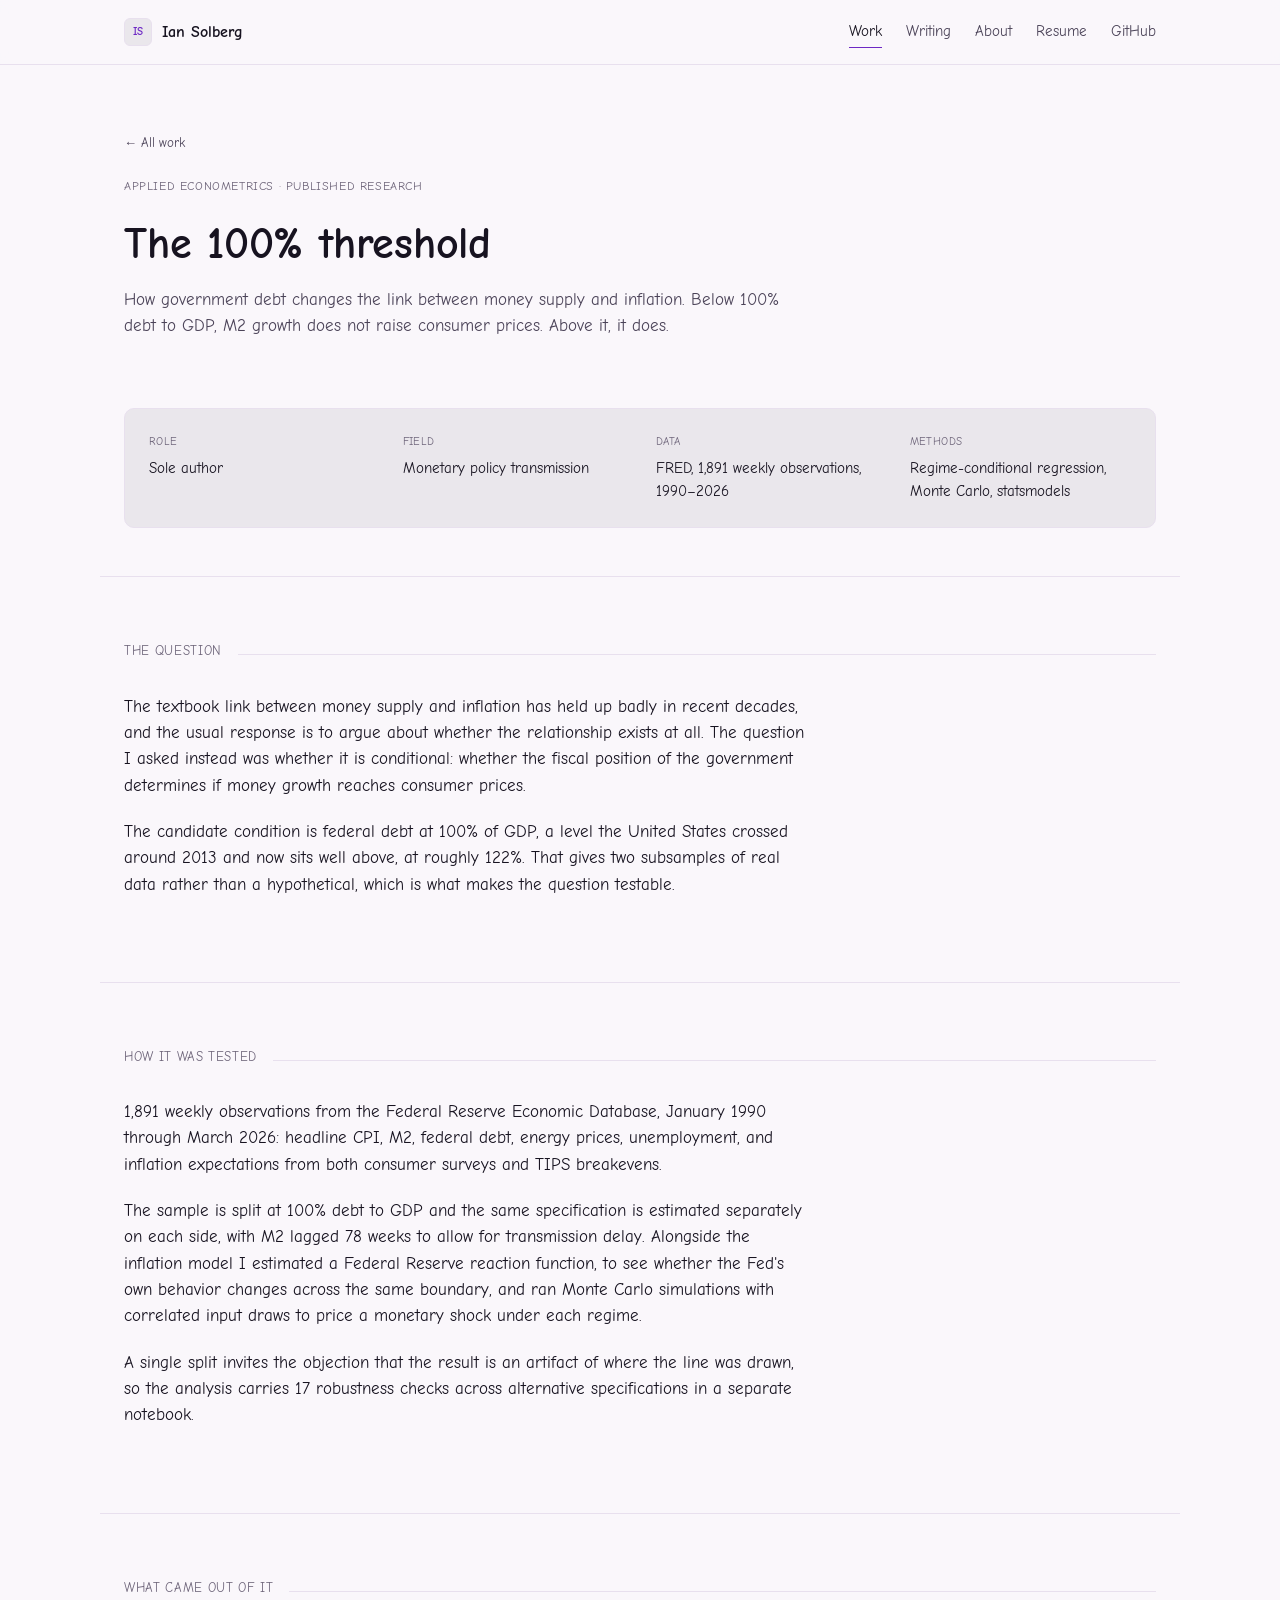
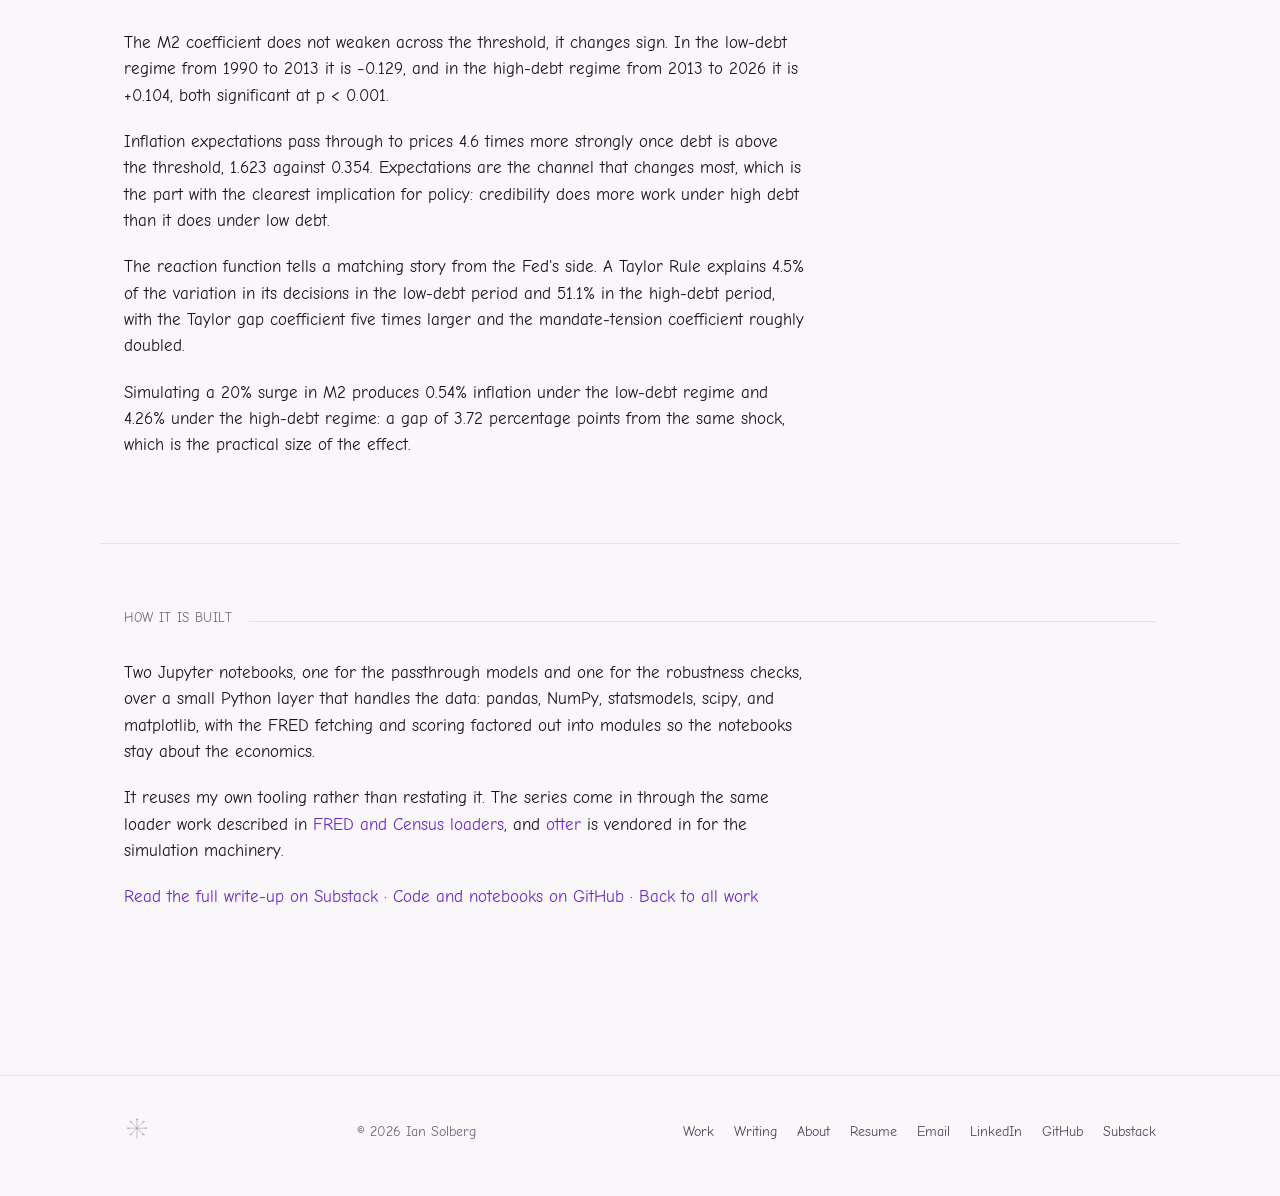
<file: projects/debt-regime-inflation/index.html>
<!DOCTYPE html>
<html lang="en">
  <head>
    <meta charset="utf-8" />
    <meta name="viewport" content="width=device-width, initial-scale=1" />
    <title>The 100% threshold &middot; Ian Solberg</title>
    <meta
      name="description"
      content="A regime-conditional study of US inflation: below 100% debt to GDP, money supply growth does not raise consumer prices, and above it, it does. Weekly FRED data from 1990 to 2026, with a Fed reaction function, Monte Carlo simulation, and 17 robustness checks."
    />
    <link
      rel="canonical"
      href="https://iansolberg.us/projects/debt-regime-inflation/"
    />
    <meta name="theme-color" content="#100f0d" />

    <meta property="og:type" content="article" />
    <meta property="og:site_name" content="Ian Solberg" />
    <meta property="og:title" content="The 100% threshold" />
    <meta
      property="og:description"
      content="How government debt changes the link between money supply and inflation. Regime-conditional regressions on weekly FRED data, 1990 to 2026."
    />
    <meta
      property="og:url"
      content="https://iansolberg.us/projects/debt-regime-inflation/"
    />
    <meta property="og:image" content="https://iansolberg.us/assets/social-card.png" />
    <meta name="twitter:card" content="summary_large_image" />

    <link rel="icon" href="/assets/favicon.svg" type="image/svg+xml" />
    <link rel="stylesheet" href="/assets/css/tokens.css?v=ceaf9e24da" />
    <link rel="stylesheet" href="/assets/css/site.css?v=ce508d7f45" />
  </head>
  <body>
    <a class="skip-link" href="#main">Skip to content</a>

    <header class="site-header">
      <div class="wrap">
        <a class="brand" href="/">
          <span class="brand-mark" aria-hidden="true">IS</span>
          Ian Solberg
        </a>
        <nav class="site-nav" aria-label="Main">
          <a href="/projects/" aria-current="page">Work</a>
          <a href="/writing/">Writing</a>
          <a href="/about/">About</a>
          <a href="/assets/resume/ian-solberg-resume.pdf?v=01af4c2d1a">Resume</a>
          <a href="https://github.com/iasolb" rel="me noopener">GitHub</a>
        </nav>
      </div>
    </header>

    <main id="main">
      <section class="detail-head wrap">
        <a class="back-link" href="/projects/">&larr; All work</a>
        <div class="prose">
          <p class="eyebrow">Applied econometrics &middot; Published research</p>
          <h1 class="page-title">The 100% threshold</h1>
          <p class="lede muted">
            How government debt changes the link between money supply and
            inflation. Below 100% debt to GDP, M2 growth does not raise consumer
            prices. Above it, it does.
          </p>
        </div>
      </section>

      <div class="wrap">
        <dl class="meta-grid">
          <div>
            <dt>Role</dt>
            <dd>Sole author</dd>
          </div>
          <div>
            <dt>Field</dt>
            <dd>Monetary policy transmission</dd>
          </div>
          <div>
            <dt>Data</dt>
            <dd>FRED, 1,891 weekly observations, 1990&ndash;2026</dd>
          </div>
          <div>
            <dt>Methods</dt>
            <dd>Regime-conditional regression, Monte Carlo, statsmodels</dd>
          </div>
        </dl>
      </div>

      <section class="section wrap" aria-labelledby="question-heading">
        <div class="section-label">
          <h2 id="question-heading">The question</h2>
          <span class="rule"></span>
        </div>
        <div class="prose">
          <p>
            The textbook link between money supply and inflation has held up
            badly in recent decades, and the usual response is to argue about
            whether the relationship exists at all. The question I asked instead
            was whether it is conditional: whether the fiscal position of the
            government determines if money growth reaches consumer prices.
          </p>
          <p>
            The candidate condition is federal debt at 100% of GDP, a level the
            United States crossed around 2013 and now sits well above, at roughly
            122%. That gives two subsamples of real data rather than a
            hypothetical, which is what makes the question testable.
          </p>
        </div>
      </section>

      <section class="section wrap" aria-labelledby="method-heading">
        <div class="section-label">
          <h2 id="method-heading">How it was tested</h2>
          <span class="rule"></span>
        </div>
        <div class="prose">
          <p>
            1,891 weekly observations from the Federal Reserve Economic Database,
            January 1990 through March 2026: headline CPI, M2, federal debt,
            energy prices, unemployment, and inflation expectations from both
            consumer surveys and TIPS breakevens.
          </p>
          <p>
            The sample is split at 100% debt to GDP and the same specification is
            estimated separately on each side, with M2 lagged 78 weeks to allow
            for transmission delay. Alongside the inflation model I estimated a
            Federal Reserve reaction function, to see whether the Fed's own
            behavior changes across the same boundary, and ran Monte Carlo
            simulations with correlated input draws to price a monetary shock
            under each regime.
          </p>
          <p>
            A single split invites the objection that the result is an artifact of
            where the line was drawn, so the analysis carries 17 robustness checks
            across alternative specifications in a separate notebook.
          </p>
        </div>
      </section>

      <section class="section wrap" aria-labelledby="findings-heading">
        <div class="section-label">
          <h2 id="findings-heading">What came out of it</h2>
          <span class="rule"></span>
        </div>
        <div class="prose">
          <p>
            The M2 coefficient does not weaken across the threshold, it changes
            sign. In the low-debt regime from 1990 to 2013 it is
            &minus;0.129, and in the high-debt regime from 2013 to 2026 it is
            +0.104, both significant at p&nbsp;&lt;&nbsp;0.001.
          </p>
          <p>
            Inflation expectations pass through to prices 4.6 times more strongly
            once debt is above the threshold, 1.623 against 0.354. Expectations
            are the channel that changes most, which is the part with the clearest
            implication for policy: credibility does more work under high debt
            than it does under low debt.
          </p>
          <p>
            The reaction function tells a matching story from the Fed's side. A
            Taylor Rule explains 4.5% of the variation in its decisions in the
            low-debt period and 51.1% in the high-debt period, with the Taylor gap
            coefficient five times larger and the mandate-tension coefficient
            roughly doubled.
          </p>
          <p>
            Simulating a 20% surge in M2 produces 0.54% inflation under the
            low-debt regime and 4.26% under the high-debt regime: a gap of 3.72
            percentage points from the same shock, which is the practical size of
            the effect.
          </p>
        </div>
      </section>

      <section class="section wrap" aria-labelledby="build-heading">
        <div class="section-label">
          <h2 id="build-heading">How it is built</h2>
          <span class="rule"></span>
        </div>
        <div class="prose">
          <p>
            Two Jupyter notebooks, one for the passthrough models and one for the
            robustness checks, over a small Python layer that handles the data:
            pandas, NumPy, statsmodels, scipy, and matplotlib, with the FRED
            fetching and scoring factored out into modules so the notebooks stay
            about the economics.
          </p>
          <p>
            It reuses my own tooling rather than restating it. The series come in
            through the same loader work described in
            <a href="/projects/data-loaders/">FRED and Census loaders</a>, and
            <a href="/projects/research-framework/">otter</a> is
            vendored in for the simulation machinery.
          </p>
          <p>
            <a
              href="https://iasolb.substack.com/p/the-100-threshold-how-government"
              rel="noopener"
              >Read the full write-up on Substack</a
            >
            &middot;
            <a href="https://github.com/iasolb/FRED_DebtAnalysis" rel="noopener"
              >Code and notebooks on GitHub</a
            >
            &middot; <a href="/projects/">Back to all work</a>
          </p>
        </div>
      </section>
    </main>

    <footer class="site-footer">
      <div class="wrap">
        <span class="deco deco--foot"><img src="/assets/img/botanical/seedhead.svg" alt="" aria-hidden="true" width="26" height="26"></span>
        <span>&copy; 2026 Ian Solberg</span>
        <nav class="footer-links" aria-label="Footer">
          <a href="/projects/">Work</a>
          <a href="/writing/">Writing</a>
          <a href="/about/">About</a>
          <a href="/assets/resume/ian-solberg-resume.pdf?v=01af4c2d1a">Resume</a>
          <a href="mailto:ian@solbergmail.com">Email</a>
          <a href="https://www.linkedin.com/in/iansolberg" rel="me noopener">LinkedIn</a>
          <a href="https://github.com/iasolb" rel="me noopener">GitHub</a>
          <a href="https://iasolb.substack.com" rel="me noopener">Substack</a>
        </nav>
      </div>
    </footer>
  </body>
</html>
</file>
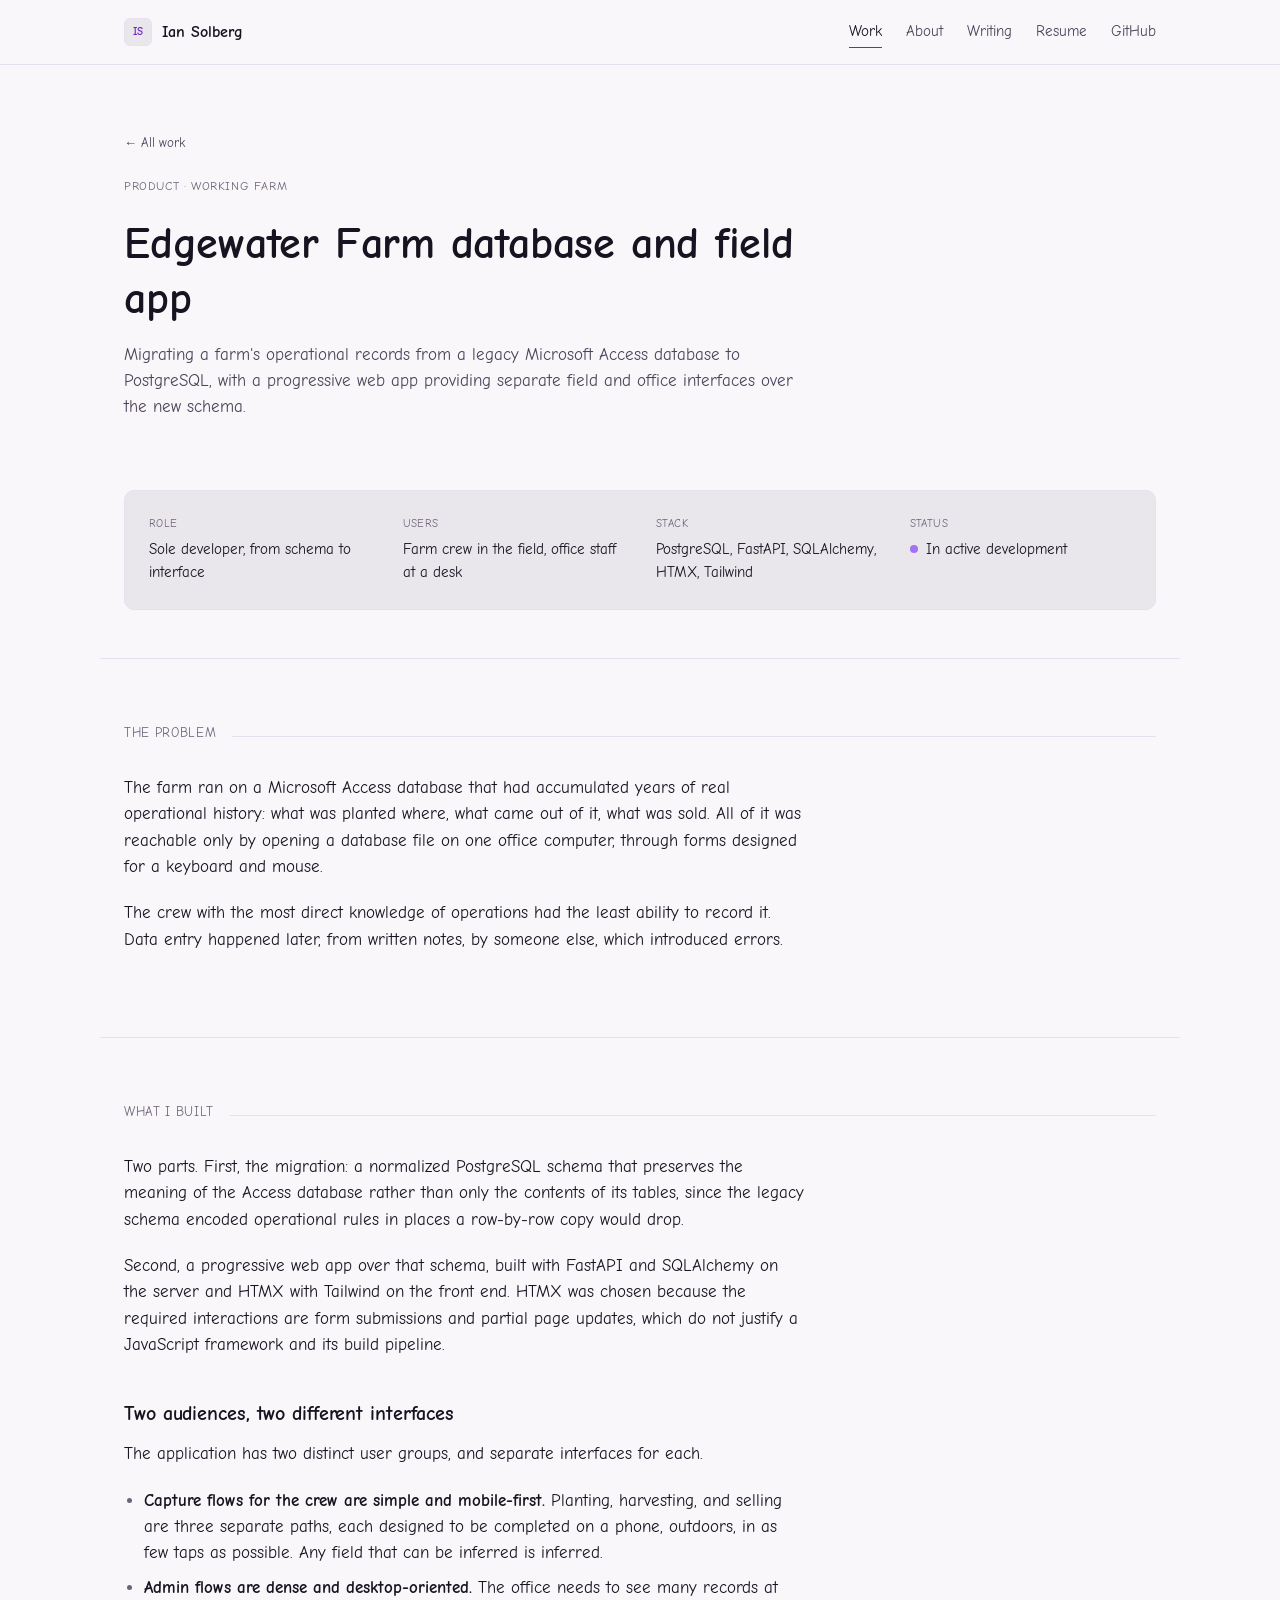
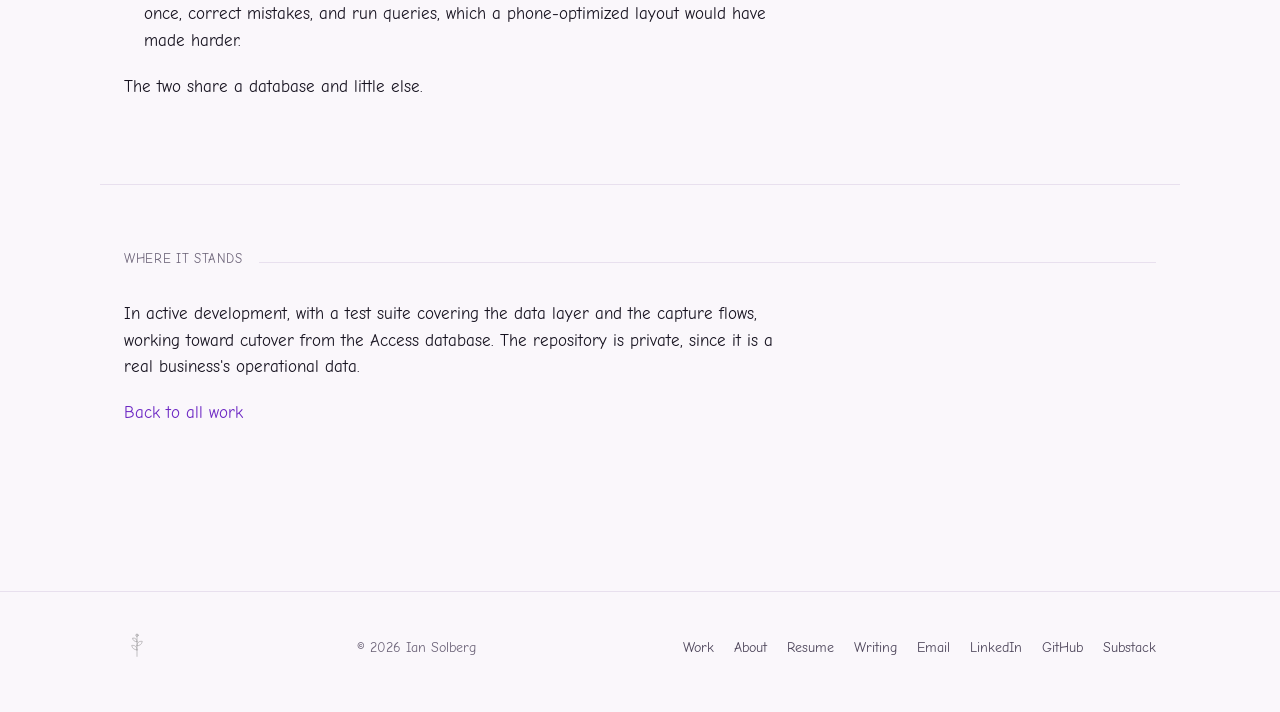
<file: projects/edgewater-farm/index.html>
<!DOCTYPE html>
<html lang="en">
  <head>
    <meta charset="utf-8" />
    <meta name="viewport" content="width=device-width, initial-scale=1" />
    <title>Edgewater Farm database and field app &middot; Ian Solberg</title>
  <meta
      name="description"
      content="Migrating a working farm's legacy Access database to PostgreSQL and building a mobile-first progressive web app on FastAPI, SQLAlchemy, and HTMX so the crew can log planting, harvest, and sales from the field."
    />
    <link
      rel="canonical"
      href="https://iansolberg.us/projects/edgewater-farm/"
    />
    <meta name="theme-color" content="#100f0d" />

    <meta property="og:type" content="article" />
    <meta property="og:site_name" content="Ian Solberg" />
    <meta property="og:title" content="Edgewater Farm database and field app" />
  <meta
      property="og:description"
      content="Decades of farm records out of a legacy Access database and into PostgreSQL, with a mobile-first web app the crew can actually use during a harvest."
    />
    <meta
      property="og:url"
      content="https://iansolberg.us/projects/edgewater-farm/"
    />
    <meta property="og:image" content="https://iansolberg.us/assets/social-card.png" />
    <meta name="twitter:card" content="summary_large_image" />

    <link rel="icon" href="/assets/favicon.svg" type="image/svg+xml" />
    <link rel="stylesheet" href="/assets/css/tokens.css?v=ceaf9e24da" />
    <link rel="stylesheet" href="/assets/css/site.css?v=ce508d7f45" />
  </head>
  <body>
    <a class="skip-link" href="#main">Skip to content</a>

    <header class="site-header">
      <div class="wrap">
        <a class="brand" href="/">
          <span class="brand-mark" aria-hidden="true">IS</span>
          Ian Solberg
        </a>
        <nav class="site-nav" aria-label="Main">
          <a href="/projects/" aria-current="page">Work</a>
          <a href="/about/">About</a>
          <a href="/writing/">Writing</a>
          <a href="/assets/resume/ian-solberg-resume.pdf?v=01af4c2d1a">Resume</a>
          <a href="https://github.com/iasolb" rel="me noopener">GitHub</a>
        </nav>
      </div>
    </header>

    <main id="main">
      <section class="detail-head wrap">
        <a class="back-link" href="/projects/">&larr; All work</a>
        <div class="prose">
          <p class="eyebrow">Product &middot; Working farm</p>
          <h1 class="page-title">Edgewater Farm database and field app</h1>
          <p class="lede muted">
            Migrating a farm's operational records from a legacy Microsoft Access
            database to PostgreSQL, with a progressive web app providing separate
            field and office interfaces over the new schema.
          </p>
        </div>
      </section>

      <div class="wrap">
        <dl class="meta-grid">
          <div>
            <dt>Role</dt>
            <dd>Sole developer, from schema to interface</dd>
          </div>
          <div>
            <dt>Users</dt>
            <dd>Farm crew in the field, office staff at a desk</dd>
          </div>
          <div>
            <dt>Stack</dt>
            <dd>PostgreSQL, FastAPI, SQLAlchemy, HTMX, Tailwind</dd>
          </div>
          <div>
            <dt>Status</dt>
            <dd><span class="status-dot building">In active development</span></dd>
          </div>
        </dl>
      </div>

      <section class="section wrap" aria-labelledby="problem-heading">
        <div class="section-label">
          <h2 id="problem-heading">The problem</h2>
          <span class="rule"></span>
        </div>
        <div class="prose">
          <p>
            The farm ran on a Microsoft Access database that had accumulated years
            of real operational history: what was planted where, what came out of
            it, what was sold. All of it was reachable only by
            opening a database file on one office computer, through forms designed
            for a keyboard and mouse.
          </p>
          <p>
            The crew with the most direct knowledge of operations had the least
            ability to record it. Data entry happened later, from written notes,
            by someone else, which introduced errors.
          </p>
        </div>
      </section>

      <section class="section wrap" aria-labelledby="built-heading">
        <div class="section-label">
          <h2 id="built-heading">What I built</h2>
          <span class="rule"></span>
        </div>
        <div class="prose">
          <p>
            Two parts. First, the migration: a normalized PostgreSQL schema that preserves
            the meaning of the Access database rather than only the contents of
            its tables, since the legacy schema encoded operational rules in
            places a row-by-row copy would drop.
          </p>
          <p>
            Second, a progressive web app over that schema, built with FastAPI and
            SQLAlchemy on the server and HTMX with Tailwind on the front end. HTMX
            was chosen because the required interactions are form submissions and
            partial page updates, which do not justify a JavaScript framework and
            its build pipeline.
          </p>

          <h3>Two audiences, two different interfaces</h3>
          <p>
            The application has two distinct user groups, and separate interfaces for
            each.
          </p>
          <ul>
            <li>
              <strong>Capture flows for the crew are simple and mobile-first.</strong>
              Planting, harvesting, and selling are three separate paths, each
              designed to be completed on a phone, outdoors, in as few taps as
              possible. Any field that can be inferred is inferred.
            </li>
            <li>
              <strong>Admin flows are dense and desktop-oriented.</strong> The
              office needs to see many records at once, correct mistakes, and run
              queries, which a phone-optimized layout would have made harder.
            </li>
          </ul>
          <p>
            The two share a database and little else.
          </p>
        </div>
      </section>

      <section class="section wrap" aria-labelledby="next-heading">
        <div class="section-label">
          <h2 id="next-heading">Where it stands</h2>
          <span class="rule"></span>
        </div>
        <div class="prose">
          <p>
            In active development, with a test suite covering the data layer and
            the capture flows, working toward cutover from the Access database.
            The repository is private, since it is a real business's operational
            data.
          </p>
          <p>
            <a href="/projects/">Back to all work</a>
          </p>
        </div>
      </section>
    </main>

    <footer class="site-footer">
      <div class="wrap">
        <span class="deco deco--foot"><img src="/assets/img/botanical/stem.svg" alt="" aria-hidden="true" width="26" height="26"></span>
        <span>&copy; 2026 Ian Solberg</span>
        <nav class="footer-links" aria-label="Footer">
          <a href="/projects/">Work</a>
          <a href="/about/">About</a>
          <a href="/assets/resume/ian-solberg-resume.pdf?v=01af4c2d1a">Resume</a>
          <a href="/writing/">Writing</a>
          <a href="mailto:ian@solbergmail.com">Email</a>
          <a href="https://www.linkedin.com/in/iansolberg" rel="me noopener">LinkedIn</a>
          <a href="https://github.com/iasolb" rel="me noopener">GitHub</a>
          <a href="https://iasolb.substack.com" rel="me noopener">Substack</a>
        </nav>
      </div>
    </footer>
  </body>
</html>
</file>
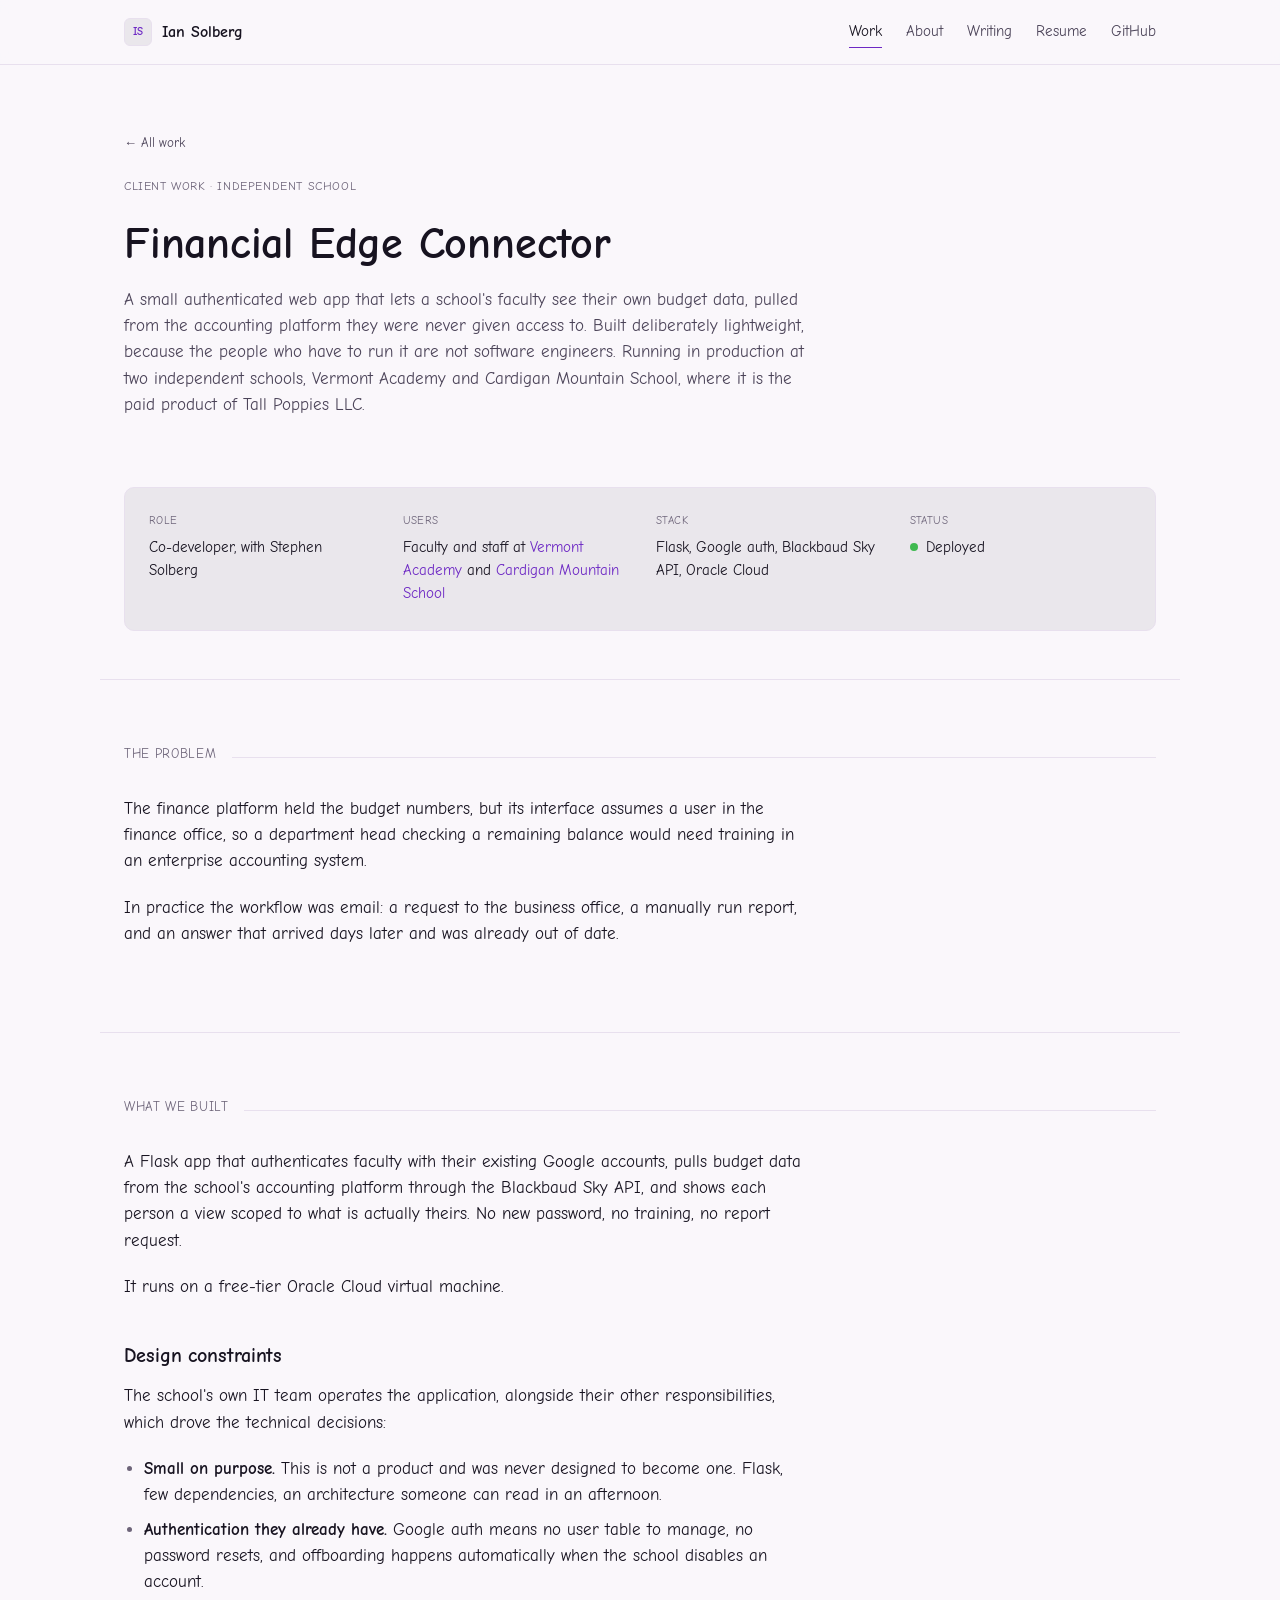
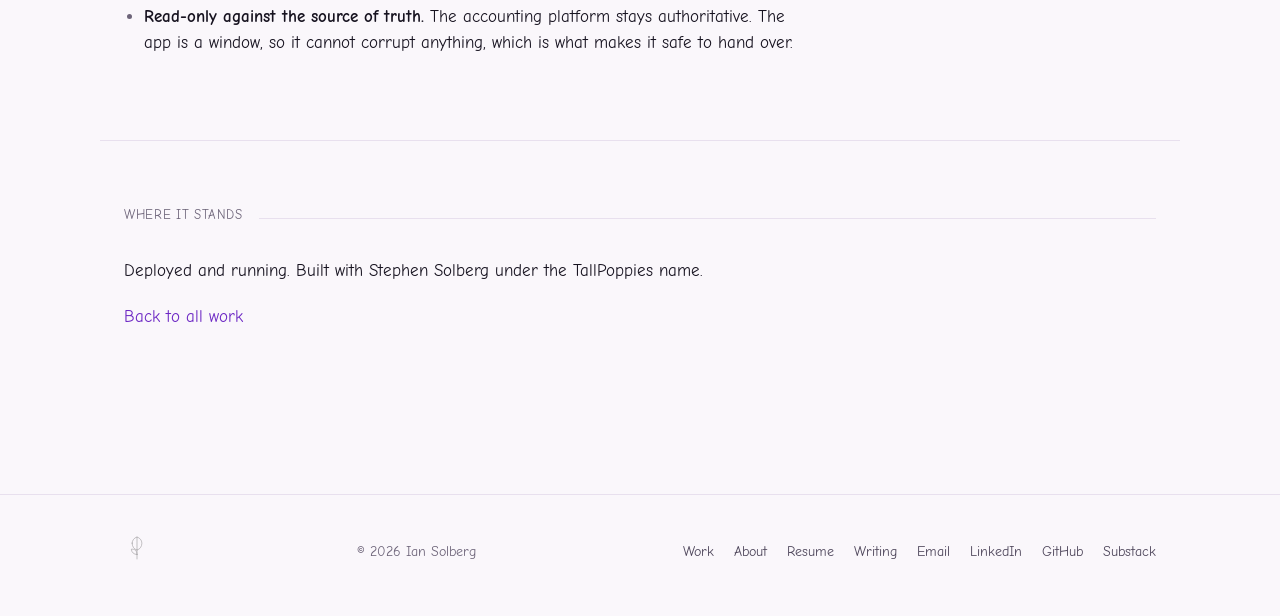
<file: projects/financial-edge-connector/index.html>
<!DOCTYPE html>
<html lang="en">
  <head>
    <meta charset="utf-8" />
    <meta name="viewport" content="width=device-width, initial-scale=1" />
    <title>Financial Edge Connector &middot; Ian Solberg</title>
    <meta
      name="description"
      content="A small Flask app giving an independent school's faculty a Google-authenticated, readable view of their budget data from the school's accounting platform API, deliberately built light enough for the school's own IT team to run."
    />
    <link
      rel="canonical"
      href="https://iansolberg.us/projects/financial-edge-connector/"
    />
    <meta name="theme-color" content="#100f0d" />

    <meta property="og:type" content="article" />
    <meta property="og:site_name" content="Ian Solberg" />
    <meta property="og:title" content="Financial Edge Connector" />
    <meta
      property="og:description"
      content="Faculty at an independent school get a readable view of their own budgets, in an app light enough for the school's IT team to maintain."
    />
    <meta
      property="og:url"
      content="https://iansolberg.us/projects/financial-edge-connector/"
    />
    <meta property="og:image" content="https://iansolberg.us/assets/social-card.png" />
    <meta name="twitter:card" content="summary_large_image" />

    <link rel="icon" href="/assets/favicon.svg" type="image/svg+xml" />
    <link rel="stylesheet" href="/assets/css/tokens.css?v=ceaf9e24da" />
    <link rel="stylesheet" href="/assets/css/site.css?v=ce508d7f45" />
  </head>
  <body>
    <a class="skip-link" href="#main">Skip to content</a>

    <header class="site-header">
      <div class="wrap">
        <a class="brand" href="/">
          <span class="brand-mark" aria-hidden="true">IS</span>
          Ian Solberg
        </a>
        <nav class="site-nav" aria-label="Main">
          <a href="/projects/" aria-current="page">Work</a>
          <a href="/about/">About</a>
          <a href="/writing/">Writing</a>
          <a href="/assets/resume/ian-solberg-resume.pdf?v=01af4c2d1a">Resume</a>
          <a href="https://github.com/iasolb" rel="me noopener">GitHub</a>
        </nav>
      </div>
    </header>

    <main id="main">
      <section class="detail-head wrap">
        <a class="back-link" href="/projects/">&larr; All work</a>
        <div class="prose">
          <p class="eyebrow">Client work &middot; Independent school</p>
          <h1 class="page-title">Financial Edge Connector</h1>
          <p class="lede muted">
            A small authenticated web app that lets a school's faculty see their
            own budget data, pulled from the accounting platform they were never
            given access to. Built deliberately lightweight, because the people
            who have to run it are not software engineers. Running in production
            at two independent schools, Vermont Academy and Cardigan Mountain
            School, where it is the paid product of Tall Poppies LLC.
          </p>
        </div>
      </section>

      <div class="wrap">
        <dl class="meta-grid">
          <div>
            <dt>Role</dt>
            <dd>Co-developer, with Stephen Solberg</dd>
          </div>
          <div>
            <dt>Users</dt>
            <dd>
              Faculty and staff at
              <a href="https://va-budget-manager.duckdns.org/" rel="noopener"
                >Vermont Academy</a
              >
              and
              <a href="https://cms-budget-manager.duckdns.org/" rel="noopener"
                >Cardigan Mountain School</a
              >
            </dd>
          </div>
          <div>
            <dt>Stack</dt>
            <dd>Flask, Google auth, Blackbaud Sky API, Oracle Cloud</dd>
          </div>
          <div>
            <dt>Status</dt>
            <dd><span class="status-dot">Deployed</span></dd>
          </div>
        </dl>
      </div>

      <section class="section wrap" aria-labelledby="problem-heading">
        <div class="section-label">
          <h2 id="problem-heading">The problem</h2>
          <span class="rule"></span>
        </div>
        <div class="prose">
          <p>
            The finance platform held the budget numbers, but its interface assumes a
            user in the finance office, so a department head checking a remaining
            balance would need training in an enterprise accounting system.
          </p>
          <p>
            In practice the workflow was email: a request to the business office, a
            manually run report, and an answer that arrived days later and was
            already out of date.
          </p>
        </div>
      </section>

      <section class="section wrap" aria-labelledby="built-heading">
        <div class="section-label">
          <h2 id="built-heading">What we built</h2>
          <span class="rule"></span>
        </div>
        <div class="prose">
          <p>
            A Flask app that authenticates faculty with their existing Google
            accounts, pulls budget data from the school's accounting platform
            through the Blackbaud Sky API, and shows each person a view scoped to
            what is actually theirs. No new password, no training, no report
            request.
          </p>
          <p>
            It runs on a free-tier Oracle Cloud virtual machine.
          </p>

          <h3>Design constraints</h3>
          <p>
            The school's own IT team operates the application, alongside their other
            responsibilities, which drove the technical decisions:
          </p>
          <ul>
            <li>
              <strong>Small on purpose.</strong> This is not a product and was
              never designed to become one. Flask, few dependencies, an
              architecture someone can read in an afternoon.
            </li>
            <li>
              <strong>Authentication they already have.</strong> Google auth means
              no user table to manage, no password resets, and offboarding happens
              automatically when the school disables an account.
            </li>
            <li>
              <strong>Read-only against the source of truth.</strong> The
              accounting platform stays authoritative. The app is a window, so it
              cannot corrupt anything, which is what makes it safe to hand over.
            </li>
          </ul>
        </div>
      </section>

      <section class="section wrap" aria-labelledby="next-heading">
        <div class="section-label">
          <h2 id="next-heading">Where it stands</h2>
          <span class="rule"></span>
        </div>
        <div class="prose">
          <p>
            Deployed and running. Built with Stephen Solberg under the
            TallPoppies name.
          </p>
          <p>
            <a href="/projects/">Back to all work</a>
          </p>
        </div>
      </section>
    </main>

    <footer class="site-footer">
      <div class="wrap">
        <span class="deco deco--foot"><img src="/assets/img/botanical/tulip.svg" alt="" aria-hidden="true" width="26" height="26"></span>
        <span>&copy; 2026 Ian Solberg</span>
        <nav class="footer-links" aria-label="Footer">
          <a href="/projects/">Work</a>
          <a href="/about/">About</a>
          <a href="/assets/resume/ian-solberg-resume.pdf?v=01af4c2d1a">Resume</a>
          <a href="/writing/">Writing</a>
          <a href="mailto:ian@solbergmail.com">Email</a>
          <a href="https://www.linkedin.com/in/iansolberg" rel="me noopener">LinkedIn</a>
          <a href="https://github.com/iasolb" rel="me noopener">GitHub</a>
          <a href="https://iasolb.substack.com" rel="me noopener">Substack</a>
        </nav>
      </div>
    </footer>
  </body>
</html>
</file>
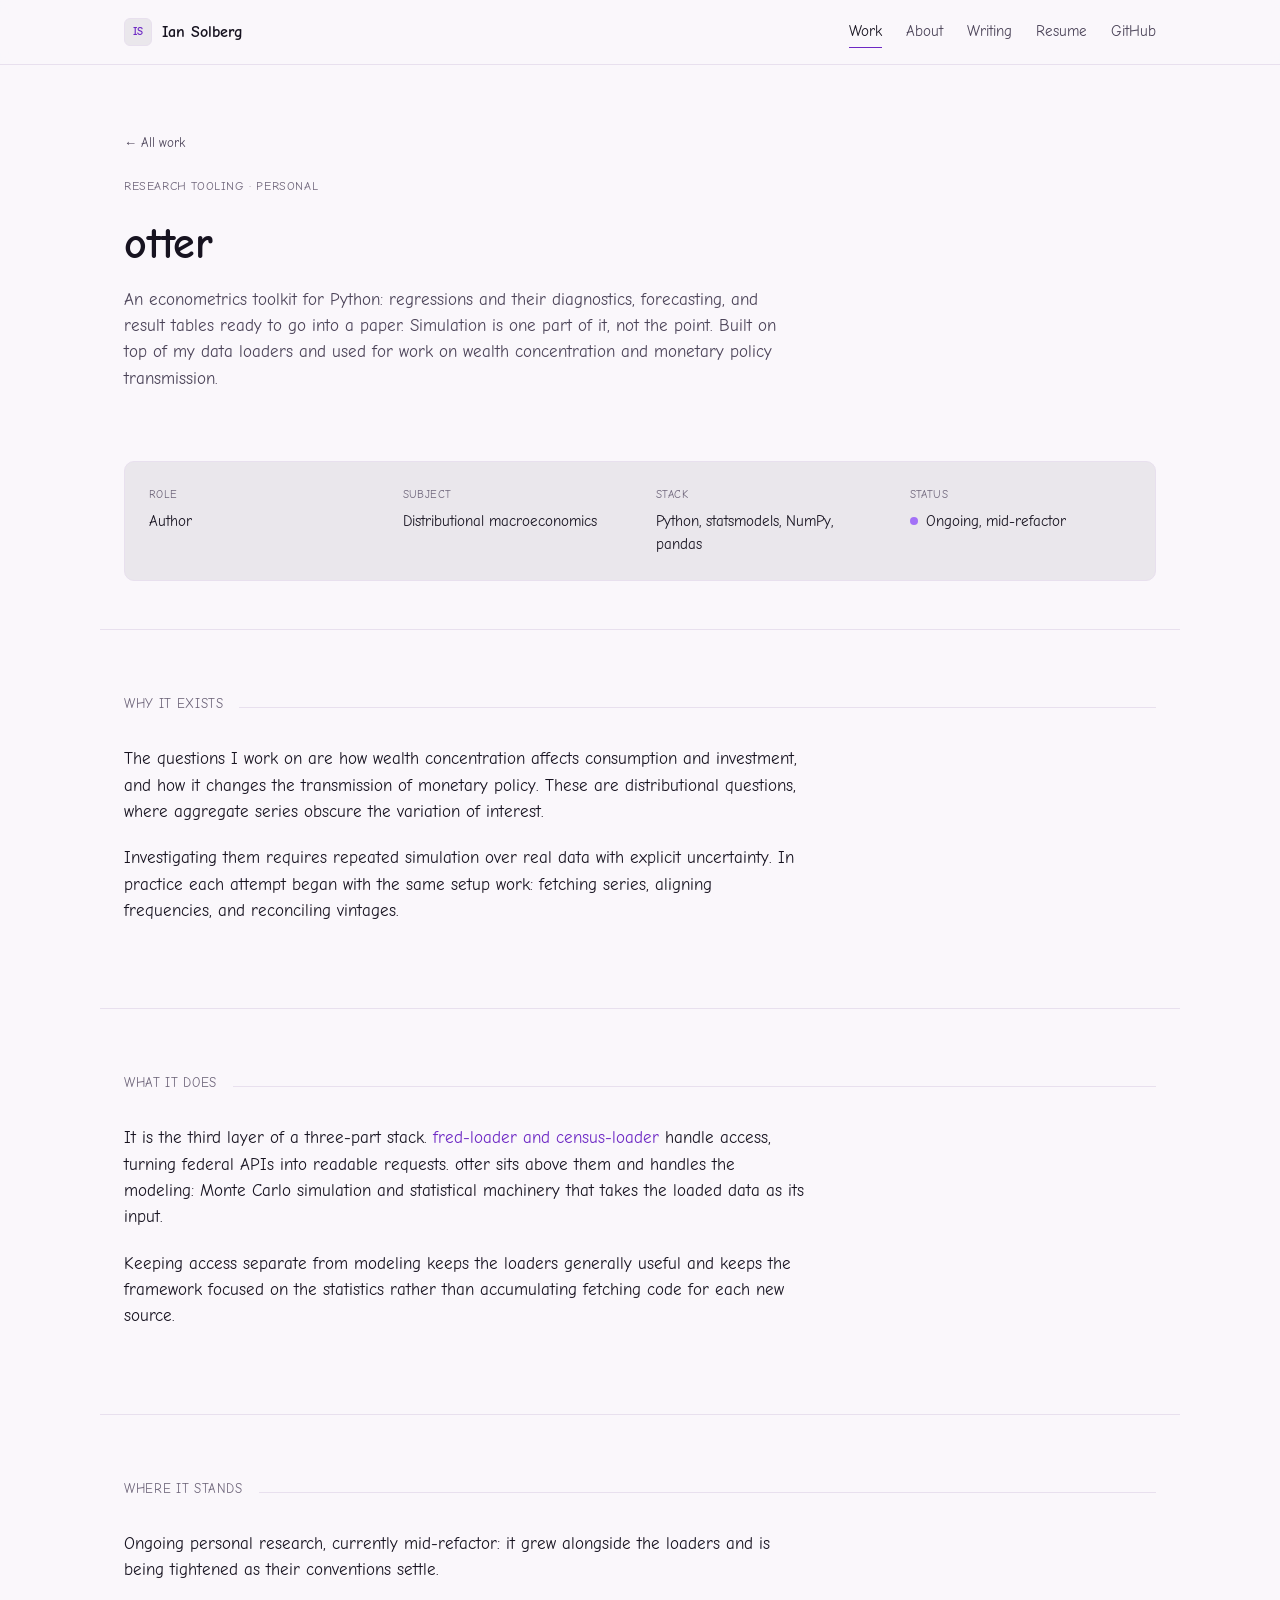
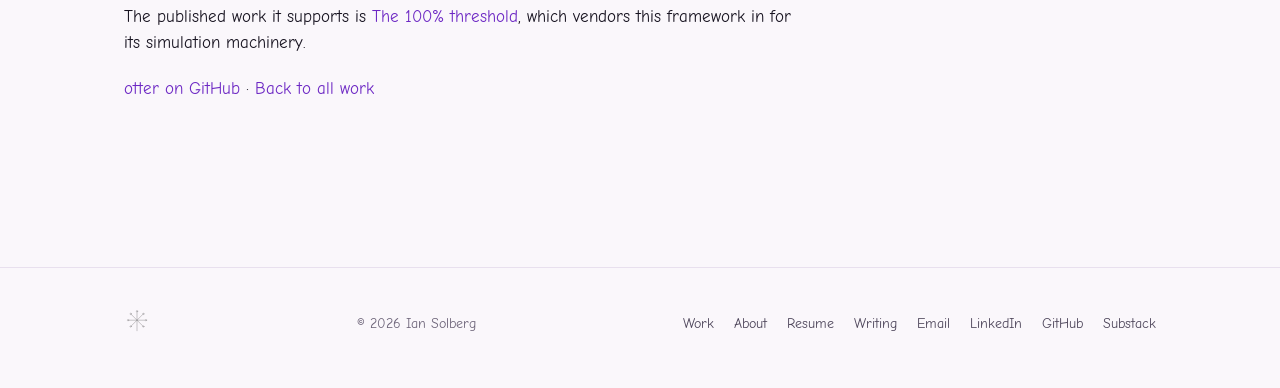
<file: projects/research-framework/index.html>
<!DOCTYPE html>
<html lang="en">
  <head>
    <meta charset="utf-8" />
    <meta name="viewport" content="width=device-width, initial-scale=1" />
    <title>otter &middot; Ian Solberg</title>
    <meta
      name="description"
      content="An econometrics toolkit for Python: regressions, diagnostics, forecasting, and paper-ready result tables, built on top of my federal data loaders and aimed at questions about wealth concentration and how it moves through consumption, investment, and monetary policy."
    />
    <link
      rel="canonical"
      href="https://iansolberg.us/projects/research-framework/"
    />
    <meta name="theme-color" content="#100f0d" />

    <meta property="og:type" content="article" />
    <meta property="og:site_name" content="Ian Solberg" />
    <meta property="og:title" content="otter" />
    <meta
      property="og:description"
      content="An econometrics toolkit for Python over public economic data, built for questions about wealth concentration."
    />
    <meta
      property="og:url"
      content="https://iansolberg.us/projects/research-framework/"
    />
    <meta property="og:image" content="https://iansolberg.us/assets/social-card.png" />
    <meta name="twitter:card" content="summary_large_image" />

    <link rel="icon" href="/assets/favicon.svg" type="image/svg+xml" />
    <link rel="stylesheet" href="/assets/css/tokens.css?v=ceaf9e24da" />
    <link rel="stylesheet" href="/assets/css/site.css?v=ce508d7f45" />
  </head>
  <body>
    <a class="skip-link" href="#main">Skip to content</a>

    <header class="site-header">
      <div class="wrap">
        <a class="brand" href="/">
          <span class="brand-mark" aria-hidden="true">IS</span>
          Ian Solberg
        </a>
        <nav class="site-nav" aria-label="Main">
          <a href="/projects/" aria-current="page">Work</a>
          <a href="/about/">About</a>
          <a href="/writing/">Writing</a>
          <a href="/assets/resume/ian-solberg-resume.pdf?v=01af4c2d1a">Resume</a>
          <a href="https://github.com/iasolb" rel="me noopener">GitHub</a>
        </nav>
      </div>
    </header>

    <main id="main">
      <section class="detail-head wrap">
        <a class="back-link" href="/projects/">&larr; All work</a>
        <div class="prose">
          <p class="eyebrow">Research tooling &middot; Personal</p>
          <h1 class="page-title">otter</h1>
          <p class="lede muted">
            An econometrics toolkit for Python: regressions and their diagnostics,
            forecasting, and result tables ready to go into a paper. Simulation is
            one part of it, not the point. Built on top of my data loaders and used
            for work on wealth concentration and monetary policy transmission.
          </p>
        </div>
      </section>

      <div class="wrap">
        <dl class="meta-grid">
          <div>
            <dt>Role</dt>
            <dd>Author</dd>
          </div>
          <div>
            <dt>Subject</dt>
            <dd>Distributional macroeconomics</dd>
          </div>
          <div>
            <dt>Stack</dt>
            <dd>Python, statsmodels, NumPy, pandas</dd>
          </div>
          <div>
            <dt>Status</dt>
            <dd><span class="status-dot building">Ongoing, mid-refactor</span></dd>
          </div>
        </dl>
      </div>

      <section class="section wrap" aria-labelledby="why-heading">
        <div class="section-label">
          <h2 id="why-heading">Why it exists</h2>
          <span class="rule"></span>
        </div>
        <div class="prose">
          <p>
            The questions I work on are how wealth concentration affects consumption
            and investment, and how it changes the transmission of monetary
            policy. These are distributional questions, where aggregate series
            obscure the variation of interest.
          </p>
          <p>
            Investigating them requires repeated simulation over real data with
            explicit uncertainty. In practice each attempt began with the same
            setup work: fetching series, aligning frequencies, and reconciling
            vintages.
          </p>
        </div>
      </section>

      <section class="section wrap" aria-labelledby="built-heading">
        <div class="section-label">
          <h2 id="built-heading">What it does</h2>
          <span class="rule"></span>
        </div>
        <div class="prose">
          <p>
            It is the third layer of a three-part stack.
            <a href="/projects/data-loaders/">fred-loader and census-loader</a>
            handle access, turning federal APIs into readable requests.
            otter sits above them and handles the modeling: Monte
            Carlo simulation and statistical machinery that takes the loaded data
            as its input.
          </p>
          <p>
            Keeping access separate from modeling keeps the loaders generally useful
            and keeps the framework focused on the statistics rather than
            accumulating fetching code for each new source.
          </p>
        </div>
      </section>

      <section class="section wrap" aria-labelledby="next-heading">
        <div class="section-label">
          <h2 id="next-heading">Where it stands</h2>
          <span class="rule"></span>
        </div>
        <div class="prose">
          <p>
            Ongoing personal research, currently mid-refactor: it grew alongside the
            loaders and is being tightened as their conventions settle.
          </p>
          <p>
            The published work it supports is
            <a href="/projects/debt-regime-inflation/">The 100% threshold</a>,
            which vendors this framework in for its simulation machinery.
          </p>
          <p>
            <a href="https://github.com/iasolb/otter" rel="noopener"
              >otter on GitHub</a
            >
            &middot; <a href="/projects/">Back to all work</a>
          </p>
        </div>
      </section>
    </main>

    <footer class="site-footer">
      <div class="wrap">
        <span class="deco deco--foot"><img src="/assets/img/botanical/seedhead.svg" alt="" aria-hidden="true" width="26" height="26"></span>
        <span>&copy; 2026 Ian Solberg</span>
        <nav class="footer-links" aria-label="Footer">
          <a href="/projects/">Work</a>
          <a href="/about/">About</a>
          <a href="/assets/resume/ian-solberg-resume.pdf?v=01af4c2d1a">Resume</a>
          <a href="/writing/">Writing</a>
          <a href="mailto:ian@solbergmail.com">Email</a>
          <a href="https://www.linkedin.com/in/iansolberg" rel="me noopener">LinkedIn</a>
          <a href="https://github.com/iasolb" rel="me noopener">GitHub</a>
          <a href="https://iasolb.substack.com" rel="me noopener">Substack</a>
        </nav>
      </div>
    </footer>
  </body>
</html>
</file>
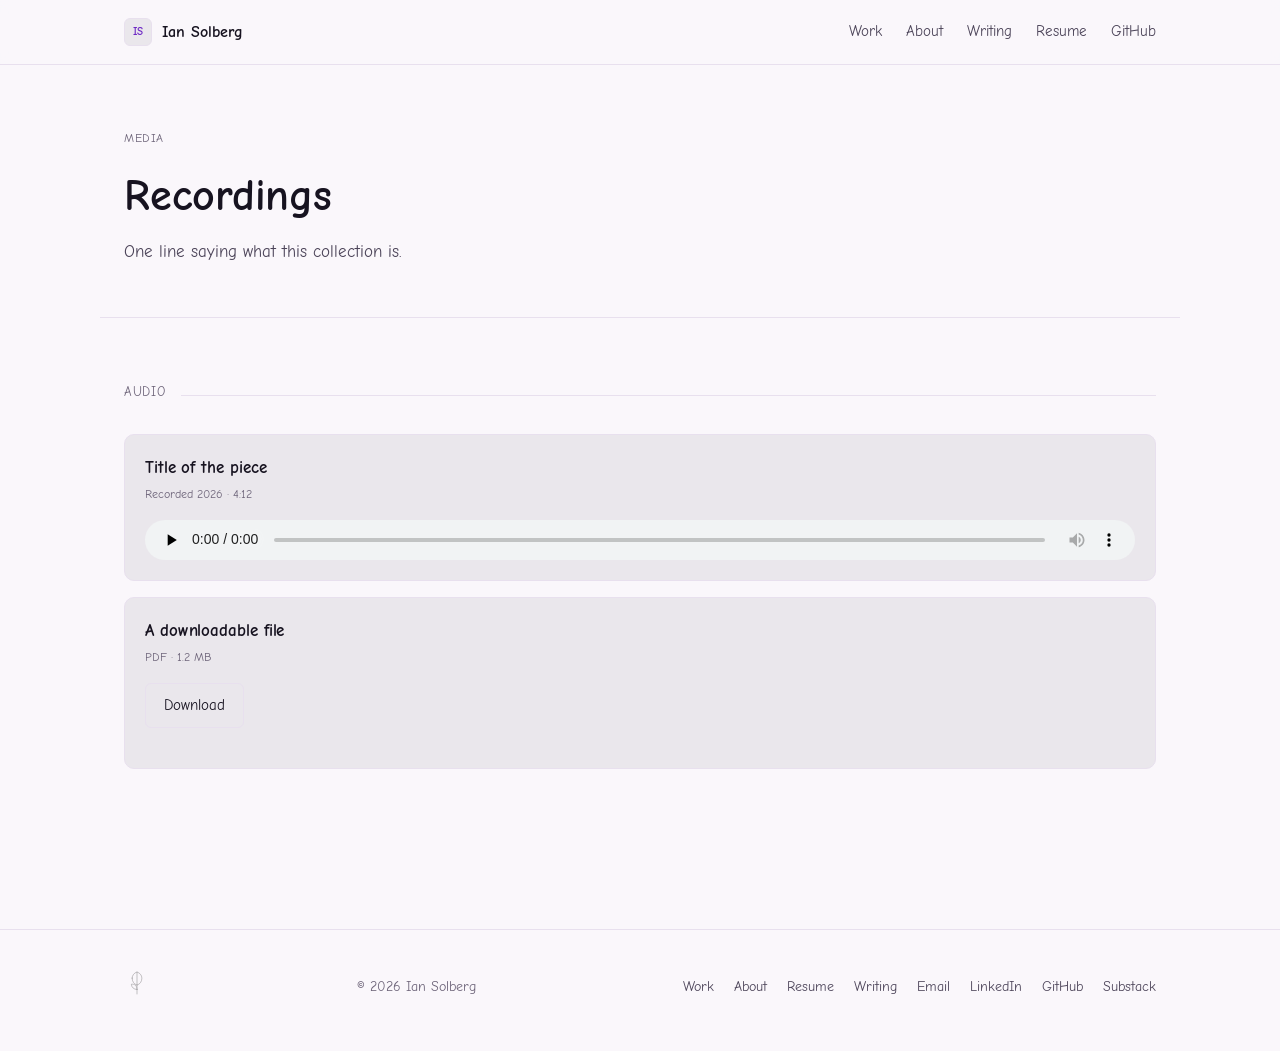
<file: templates/media-page.html>
<!DOCTYPE html>
<!--
  TEMPLATE, not a live page. Nothing links here.

  To use: copy to /media/index.html, replace the example items, add the page to
  sitemap.xml, and add a nav link in the header of the other pages.
  Media files go in /assets/media/ (see the README there for size limits).
-->
<html lang="en">
  <head>
    <meta charset="utf-8" />
    <meta name="viewport" content="width=device-width, initial-scale=1" />
    <title>Media &middot; Ian Solberg</title>
    <meta name="description" content="Recordings and files." />
    <link rel="canonical" href="https://iansolberg.us/media/" />
    <meta name="theme-color" content="#100f0d" />
    <link rel="icon" href="/assets/favicon.svg" type="image/svg+xml" />
    <link rel="stylesheet" href="/assets/css/tokens.css?v=ceaf9e24da" />
    <link rel="stylesheet" href="/assets/css/site.css?v=ce508d7f45" />
  </head>
  <body>
    <a class="skip-link" href="#main">Skip to content</a>

    <header class="site-header">
      <div class="wrap">
        <a class="brand" href="/">
          <span class="brand-mark" aria-hidden="true">IS</span>
          Ian Solberg
        </a>
        <nav class="site-nav" aria-label="Main">
          <a href="/projects/">Work</a>
          <a href="/about/">About</a>
          <a href="/writing/">Writing</a>
          <a href="/assets/resume/ian-solberg-resume.pdf?v=01af4c2d1a">Resume</a>
          <a href="https://github.com/iasolb" rel="me noopener">GitHub</a>
        </nav>
      </div>
    </header>

    <main id="main">
      <section class="detail-head wrap">
        <div class="prose">
          <p class="eyebrow">Media</p>
          <h1 class="page-title">Recordings</h1>
          <p class="lede muted">One line saying what this collection is.</p>
        </div>
      </section>

      <section class="section wrap" aria-labelledby="media-heading">
        <div class="section-label">
          <h2 id="media-heading">Audio</h2>
          <span class="rule"></span>
        </div>

        <div class="media-item">
          <h3>Title of the piece</h3>
          <p class="media-meta">Recorded 2026 &middot; 4:12</p>
          <audio controls preload="none" src="/assets/media/example.mp3">
            Your browser does not support audio playback.
            <a href="/assets/media/example.mp3">Download the file</a>.
          </audio>
        </div>

        <div class="media-item">
          <h3>A downloadable file</h3>
          <p class="media-meta">PDF &middot; 1.2 MB</p>
          <p>
            <a class="btn" href="/assets/media/example.pdf">Download</a>
          </p>
        </div>
      </section>
    </main>

    <footer class="site-footer">
      <div class="wrap">
        <span class="deco deco--foot"><img src="/assets/img/botanical/tulip.svg" alt="" aria-hidden="true" width="26" height="26"></span>
        <span>&copy; 2026 Ian Solberg</span>
        <nav class="footer-links" aria-label="Footer">
          <a href="/projects/">Work</a>
          <a href="/about/">About</a>
          <a href="/assets/resume/ian-solberg-resume.pdf?v=01af4c2d1a">Resume</a>
          <a href="/writing/">Writing</a>
          <a href="mailto:ian@solbergmail.com">Email</a>
          <a href="https://www.linkedin.com/in/iansolberg" rel="me noopener">LinkedIn</a>
          <a href="https://github.com/iasolb" rel="me noopener">GitHub</a>
          <a href="https://iasolb.substack.com" rel="me noopener">Substack</a>
        </nav>
      </div>
    </footer>
  </body>
</html>
</file>
<file: assets/css/tokens.css>
/* Comic Neue, the open-source cut of Comic Sans. See the --font-display note
 * below for why the real Comic Sans cannot be named on its own. Loaded here
 * rather than as a <link> in twelve page heads so the font is one edit. */
@import url("https://fonts.googleapis.com/css2?family=Comic+Neue:ital,wght@0,400;0,700;1,400&display=swap");

/* iansolberg.us design tokens, settled with Ian 2026-08-27,
 * REPALETTED to lilac and Comic Neue 2026-09-13.
 *
 * Load this FIRST, before any other stylesheet.
 * The decision record, including every direction that was rejected, lives in
 * Ian's memory bank at memory/brand.md and memory/personal-website.md.
 *
 * Every colour pair below clears WCAG AA against --page, in BOTH themes. Do not
 * darken a page or dim any text without recomputing: in dark the small
 * monospace metadata fails first (it already had to be lifted from 4.26:1 to
 * 4.50:1), and in light it is the accent.
 */

/* Dark is the default, per the 2026-08-13 contract. Light was added
 * 2026-08-27 at Ian's request ("kinda want light/dark option somewhere").
 *
 * Three ways in, in priority order: an explicit [data-theme] on <html> wins,
 * then the OS preference, then dark. So the toggle is a one-attribute flip and
 * a visitor with no stated preference still gets the design as approved.
 */
:root, [data-theme="dark"] {
  /* Surface and ink. Near-black with a VIOLET cast, not the previous warm one:
   * lilac sitting on a warm brown-black reads muddy, and the whole point of the
   * palette is that the accent looks intentional. */
  --page:      #121018;
  --heading:   #f5f2fa;  /* 17.04:1 */
  --body:      #b0a8c2;  /*  8.29:1 */
  --meta:      #8b839c;  /*  5.23:1, the tightest in the set */
  --kicker:    #948ca6;  /*  5.89:1 */
  --rule:      #27232f;

  /* LILAC IS THE BRAND (Ian, 2026-09-13: "a softer purple / lilac colour
   * scheme"). This SUPERSEDES the orange #ff7a1a settled 2026-08-27, which is
   * dead everywhere including memory/brand.md. On dark it works everywhere,
   * exactly as the orange did. */
  --brand:     #c4a7f5;  /* the identity colour, unchanged in both themes */
  --accent:    #c4a7f5;  /*  9.16:1 on dark, safe as text here */
  --on-brand:  #121018;  /*  9.16:1 against a --brand fill */
}

/* Light: cool paper with the same violet cast, mirroring the dark rather than
 * going sterile white. */
[data-theme="light"] {
  --page:      #faf7fb;
  --heading:   #171320;  /* 17.18:1 */
  --body:      #4b4358;  /*  8.81:1 */
  --meta:      #6d6479;  /*  5.27:1 */
  --kicker:    #6d6479;  /*  5.27:1 */
  --rule:      #e2dae9;

  /* THE BRAND LILAC IS UNCHANGED, but it CANNOT be text on paper: #c4a7f5 is
   * 1.94:1 there, which is the same trap the orange had at 2.42:1. A lilac
   * light enough to read as lilac can never clear 4.5:1 on paper. So on light
   * it is a FILL and --accent is a darkened same-hue variant for text and
   * links. Reusing the dark accent on paper is the single most common
   * light-mode bug; this is what avoiding it costs. */
  --brand:     #c4a7f5;  /* fills, illustration, large shapes only */
  --accent:    #6d28c4;  /*  7.18:1, text and links */
  --on-brand:  #171320;  /*  8.86:1 against a --brand fill */
}

@media (prefers-color-scheme: light) {
  :root:not([data-theme]) {
    --page:      #faf7fb;
    --heading:   #171320;
    --body:      #4b4358;
    --meta:      #6d6479;
    --kicker:    #6d6479;
    --rule:      #e8e0ee;
    --brand:     #c4a7f5;
    --accent:    #6d28c4;
    --on-brand:  #171320;
  }
}

:root {
  /* Type. COMIC NEUE for display and body (Ian, 2026-09-13: he likes Comic Sans
   * and has weighed the professionalism question himself). This SUPERSEDES the
   * serif stacks settled 2026-08-13.
   *
   * WHY COMIC NEUE AND NOT "Comic Sans MS": Comic Sans is a SYSTEM font. It
   * ships with Windows and macOS and is absent from most Linux and Android
   * installs, so naming it alone silently serves a fallback to a large slice of
   * visitors and the author never sees it. Comic Neue is the open-source cut of
   * the same shape, loaded as a webfont, so every visitor gets the same page.
   * Comic Sans MS stays in the stack AFTER it: anyone who has the real thing
   * locally renders before the webfont arrives, which removes the flash.
   *
   * The mono stack is unchanged and still metadata-only. */
  --font-display: "Comic Neue", "Comic Sans MS", "Chalkboard SE", cursive;
  --font-body:    "Comic Neue", "Comic Sans MS", "Chalkboard SE", cursive;
  --font-mono:    ui-monospace, SFMono-Regular, Menlo, Consolas, monospace;

  /* Headline metrics measured on a 390px phone frame, which is the width the
   * design was approved at.
   *
   * RETUNED FOR COMIC NEUE 2026-09-13. The old values were measured against
   * Georgia and carried straight over, which is what made the spacing read
   * uneven: this face has a much larger x-height and wider default sidebearings,
   * so -0.02em tracking closed the counters up while a 1.16 leading left the
   * tall ascenders crowding the line above. Tracking is now near-neutral and
   * the leading is looser; the measure widens because the same character count
   * occupies more room in this face. */
  --headline-size:    1.95rem;
  --headline-leading: 1.28;
  --headline-tracking: -0.005em;
  --measure:          28ch;
}

body {
  margin: 0;
  background: var(--page);
  color: var(--body);
  font-family: var(--font-body);
  /* 1.55, down from the 1.62 tuned for Georgia: Comic Neue's larger x-height
   * fills more of the line box, so the same number reads airier. */
  line-height: 1.55;
}

/* The masthead: portrait beside the name, role line beneath.
 * Untreated photograph, always. No filter, tint, or blend on this image.
 *
 * SQUARE OR PORTRAIT ONLY, NEVER A CIRCLE (Ian, 2026-08-27: "I don't want a
 * circle I want a square or portrait shape only"). This supersedes the
 * "small circle" in the 2026-08-27 brand order, which shipped
 * border-radius: 50% here. 4:5 is the byline shape; the corner radius is
 * small enough to read as a rectangle rather than rounding the silhouette.
 * Do not reintroduce a round or pill radius on this image. */
.masthead { display: flex; align-items: center; gap: 18px; }
/* 104x130, up from 62x78 (Ian, 2026-09-13: "make my photo larger please").
 * Still 4:5, and still well inside the source file's 320x400, so it scales up
 * without softening. The corner radius does NOT grow with it: assertion 1b
 * fails a round or pill silhouette, which is the thing he ruled out. */
.masthead img {
  width: 104px; height: 130px; flex: 0 0 104px;
  border-radius: 4px; object-fit: cover;
  border: 1px solid var(--rule);
}
.masthead .name {
  font-family: var(--font-display); font-weight: 400;
  font-size: 1.28rem; line-height: 1.15; letter-spacing: -0.015em;
  color: var(--heading);
}
/* Comic Neue here too, not the mono (Ian, 2026-09-13).
 *
 * NO LONGER UPPERCASE. It became three stacked lines matching his GitHub
 * profile, written in title case, and three lines of letterspaced caps at this
 * size shouts where one line merely labelled. Tracking goes to near-neutral for
 * the same reason: it existed to open up uppercase. */
.masthead .role {
  font-family: var(--font-display); font-size: 0.82rem; font-weight: 400;
  letter-spacing: 0.005em;
  color: var(--kicker); margin-top: 3px;
}
.masthead .role:first-of-type { margin-top: 7px; }

/* The tagline IS the headline. There is no separate tagline line: that was the
 * specific change that made this version work. */
.headline {
  font-family: var(--font-display); font-weight: 400;
  font-size: var(--headline-size);
  line-height: var(--headline-leading);
  letter-spacing: var(--headline-tracking);
  color: var(--heading);
  max-width: var(--measure);
  margin: 0;
}
.headline em { font-style: italic; color: var(--accent); }

/* Kickers, dates and counts. THESE ARE COMIC NEUE NOW (Ian, 2026-09-13: "more
 * comic sans please - the little bubbles and descriptions etc"), which
 * supersedes the 2026-08-13 monospace-for-metadata rule. Sizes are up and
 * tracking is down from the monospace settings for the reason in .masthead
 * .role above: this face is wider, so the old values left visible gaps. */
.kicker {
  font-family: var(--font-display); font-size: 0.72rem; font-weight: 700;
  letter-spacing: 0.1em; text-transform: uppercase;
  color: var(--kicker);
}
.meta {
  font-family: var(--font-display); font-size: 0.78rem;
  color: var(--meta);
}

.rule { border: 0; border-top: 1px solid var(--rule); }

/* 700 not 400: Comic Neue's regular weight is noticeably lighter than Georgia's
 * and headings stopped separating from body copy at the same size. Tracking is
 * neutral for the reason in the headline metrics above. */
h1, h2, h3, h4 {
  font-family: var(--font-display); font-weight: 700;
  color: var(--heading); letter-spacing: 0;
}

a { color: var(--accent); text-decoration-thickness: 1px; text-underline-offset: 2px; }

/* A brand fill: the one place the full-strength orange appears as a surface.
 * Text on it uses --on-brand, never --heading, because the ink has to flip with
 * the theme's fill contrast rather than with the page. */
.brand-fill {
  background: var(--brand);
  color: var(--on-brand);
  border-radius: 6px;
  padding: 12px 15px;
}

/* Botanical decoration. The motifs are drawn with stroke="currentColor", so they
 * inherit whatever colour the container sets and one file serves both themes. They are DECORATION: never the only carrier of
 * meaning, always low opacity so they sit behind the reading, and never placed
 * where they reduce text contrast. */
.deco { color: var(--brand); opacity: 0.16; pointer-events: none; }
.deco--mark { opacity: 0.55; }   /* a small motif used as a section mark */
.deco--foot { opacity: 0.40; }

/* Sentence case everywhere, per the 2026-08-13 contract. Enforced by writing,
 * not by CSS: never add text-transform beyond the monospace metadata above. */
</file>
<file: assets/css/site.css>
/* iansolberg.us
   One stylesheet, no build step, no webfonts. Dark by default on purpose.
   Colour now comes from assets/css/tokens.css, which every page loads first;
   this file maps its own role names onto those tokens and keeps the layout. */

:root {
  /* surfaces. --canvas-inset is only ever ink sitting on the accent fill, so it
     is the fill's ink token. --surface and --surface-hover are panels one step
     off the page; tokens.css has no panel colour, so they are derived from the
     page and the ink instead of being pinned to a literal, which is what lets
     them follow the theme. Literals stay first as the pre-color-mix fallback,
     the same shape .site-header below already uses. */
  --canvas: var(--page);
  --canvas-inset: var(--on-brand);
  --surface: #161b22;
  --surface: color-mix(in srgb, var(--page) 93%, var(--heading));
  --surface-hover: #1c2129;
  --surface-hover: color-mix(in srgb, var(--page) 88%, var(--heading));

  /* lines */
  --border: var(--rule);
  --border-muted: var(--rule);

  /* text */
  --fg: var(--heading);
  --fg-muted: var(--body);
  --fg-subtle: var(--meta);

  /* accents, used sparingly. --accent is deliberately NOT redeclared here: it
     is the brand orange from tokens.css, and shadowing it would both hide the
     brand and make `--accent: var(--accent)` a self-reference. */
  --accent-quiet: var(--accent);
  --violet: #a371f7;
  --green: #3fb950;

  /* type. BOTH role names now resolve to Comic Neue (Ian, 2026-09-13: "more
     comic sans please - the little bubbles and descriptions etc"), so the
     kickers, role lines, dates, counts and status chips carry it too rather
     than only the headings and body.

     This SUPERSEDES the 2026-08-13 "monospace is for metadata only" rule, which
     existed to stop metadata competing with a serif body. With one face doing
     both jobs there is nothing to separate, and he asked for the opposite.

     --code is the one survivor and is a REAL monospace, because the `code`
     rule below sets actual code where character alignment and an unambiguous
     0/O and 1/l are the whole point. */
  --sans: var(--font-body);
  --mono: var(--font-body);
  --code: var(--font-mono);

  /* rhythm. --measure and --page are names tokens.css also uses, for the text
     measure and the page COLOUR, so the two layout values are inlined at their
     use sites instead of shadowing a token. */
  --gap: 1.5rem;

  --radius: 10px;
  --radius-sm: 6px;
}

*,
*::before,
*::after {
  box-sizing: border-box;
}

html {
  -webkit-text-size-adjust: 100%;
  scroll-behavior: smooth;
}

@media (prefers-reduced-motion: reduce) {
  html {
    scroll-behavior: auto;
  }
  * {
    transition: none !important;
    animation: none !important;
  }
}

body {
  margin: 0;
  background: var(--canvas);
  color: var(--fg);
  font-family: var(--sans);
  font-size: 1.0625rem;
  line-height: 1.55;
  -webkit-font-smoothing: antialiased;
  text-rendering: optimizeLegibility;
}

/* ---------- layout ---------- */

.wrap {
  width: 100%;
  max-width: 1080px;
  margin-inline: auto;
  padding-inline: 1.5rem;
}

.prose {
  max-width: 68ch;
}

main {
  display: block;
  padding-bottom: 5rem;
}

.skip-link {
  position: absolute;
  left: -9999px;
  top: 0;
  background: var(--accent);
  color: var(--canvas-inset);
  padding: 0.6rem 1rem;
  border-radius: 0 0 var(--radius-sm) 0;
  font-weight: 600;
  z-index: 100;
}

.skip-link:focus {
  left: 0;
}

/* ---------- header ---------- */

.site-header {
  border-bottom: 1px solid var(--border-muted);
  background: var(--canvas); /* fallback for browsers without color-mix */
  background: color-mix(in srgb, var(--canvas) 85%, transparent);
  backdrop-filter: blur(8px);
  position: sticky;
  top: 0;
  z-index: 50;
}

.site-header .wrap {
  display: flex;
  align-items: center;
  justify-content: space-between;
  gap: 1rem;
  min-height: 4rem;
  flex-wrap: wrap;
}

.brand {
  display: inline-flex;
  align-items: center;
  gap: 0.6rem;
  font-weight: 600;
  letter-spacing: 0;
  color: var(--fg);
  text-decoration: none;
  font-size: 1rem;
}

.brand:hover {
  color: var(--fg);
}

.brand-mark {
  display: grid;
  place-items: center;
  width: 1.75rem;
  height: 1.75rem;
  border-radius: var(--radius-sm);
  border: 1px solid var(--border);
  background: var(--surface);
  font-family: var(--mono);
  font-size: 0.7rem;
  color: var(--accent);
  letter-spacing: 0;
}

.site-nav {
  display: flex;
  align-items: center;
  gap: 1.5rem;
}

.site-nav a {
  color: var(--fg-muted);
  text-decoration: none;
  font-size: 0.9375rem;
  padding-block: 0.25rem;
  border-bottom: 1px solid transparent;
}

.site-nav a:hover {
  color: var(--fg);
  border-bottom-color: var(--border);
}

.site-nav a[aria-current="page"] {
  color: var(--fg);
  border-bottom-color: var(--accent);
}

/* ---------- hero ---------- */

.hero {
  padding-block: clamp(3.5rem, 9vw, 7rem) clamp(2.5rem, 6vw, 4.5rem);
}

.eyebrow {
  font-family: var(--mono);
  font-size: 0.75rem;
  letter-spacing: 0.05em;
  text-transform: uppercase;
  color: var(--fg-subtle);
  margin: 0 0 1.25rem;
}

.hero h1 {
  font-size: clamp(2.25rem, 6vw, 3.75rem);
  line-height: 1.22;
  letter-spacing: -0.005em;
  margin: 0 0 1.25rem;
  font-weight: 650;
  max-width: 24ch;
}

/* The masthead name is the page's h1, so the hero h1 metrics above would
   otherwise push the role line off its baseline. tokens.css owns the type. */
.hero .masthead .name {
  margin: 0;
  max-width: none;
}

/* The masthead had NO bottom margin, so the tagline butted straight onto the
 * role line. It went unnoticed while the portrait was 78px tall and became
 * obvious at 130px. Every other block in this hero already sets its own bottom
 * margin; this one was the gap in the rhythm. */
.hero .masthead {
  margin: 0 0 1.75rem;
}

/* Same for the availability pill: the tagline above it sets 1.75rem, so without
 * this the lede underneath sat tight against the fill. */
.hero .brand-fill {
  margin: 0 0 1.75rem;
}

.hero .tagline {
  font-size: clamp(1.375rem, 3.2vw, 1.875rem);
  line-height: 1.35;
  letter-spacing: 0;
  font-weight: 450;
  color: var(--fg);
  margin: 0 0 1.75rem;
  max-width: 40ch;
}

.hero .lede {
  font-size: clamp(1.125rem, 2.2vw, 1.375rem);
  line-height: 1.55;
  color: var(--fg-muted);
  margin: 0 0 2rem;
  max-width: 56ch;
}

.hero .lede strong {
  color: var(--fg);
  font-weight: 550;
}

/* ---------- worked for ----------
 * Ian, 2026-10-22: the top blurb became a row of logos, each on a WHITE tile so
 * its own colours never clash with the theme, and tapping one opens a short
 * blurb (role, dates, one resume line). Plain <details name="worked-for">: one
 * open at a time and no script. The blurb opens below the whole row, as a
 * panel over what follows, so the tiles never jump. */
.worked-for {
  margin: 0 0 2rem;
}

.worked-for .eyebrow {
  margin: 0 0 0.75rem;
}

.logo-row {
  position: relative;
  display: grid;
  grid-template-columns: repeat(auto-fill, minmax(96px, 1fr));
  gap: 0.6rem;
}

.logo-tile summary {
  list-style: none;
  cursor: pointer;
  display: flex;
  align-items: center;
  justify-content: center;
  height: 64px;
  padding: 0.6rem;
  background: #ffffff;
  border: 1px solid var(--border);
  border-radius: var(--radius-sm);
  transition: transform 0.15s ease, box-shadow 0.15s ease;
}

.logo-tile summary::-webkit-details-marker {
  display: none;
}

.logo-tile summary:hover,
.logo-tile[open] summary {
  transform: translateY(-2px);
  box-shadow: 0 0 0 2px var(--accent);
}

.logo-tile summary:focus-visible {
  outline: 2px solid var(--accent);
  outline-offset: 2px;
}

.logo-tile img {
  max-width: 100%;
  max-height: 100%;
  width: auto;
  height: auto;
  object-fit: contain;
}

.logo-blurb {
  position: absolute;
  top: calc(100% + 0.5rem);
  left: 0;
  right: 0;
  z-index: 2;
  padding: 1rem 1.25rem;
  background: var(--surface);
  border: 1px solid var(--border);
  border-radius: var(--radius);
  color: var(--fg-muted);
}

.logo-blurb strong {
  display: block;
  color: var(--fg);
  font-weight: 550;
}

.logo-blurb .when {
  display: block;
  font-family: var(--mono);
  font-size: 0.8rem;
  color: var(--fg-subtle);
}

.logo-blurb p {
  margin: 0.5rem 0 0;
}

/* ---------- sections ---------- */

.section {
  padding-block: clamp(2.5rem, 6vw, 4rem);
  border-top: 1px solid var(--border-muted);
}

.section-label {
  display: flex;
  align-items: baseline;
  gap: 1rem;
  margin: 0 0 2rem;
}

.section-label h2 {
  font-family: var(--mono);
  font-size: 0.8125rem;
  font-weight: 500;
  letter-spacing: 0.05em;
  text-transform: uppercase;
  color: var(--fg-subtle);
  margin: 0;
  white-space: nowrap;
}

.section-label .rule {
  flex: 1;
  height: 1px;
  background: var(--border-muted);
}

.section-label a {
  font-size: 0.875rem;
  white-space: nowrap;
}

/* ---------- text ---------- */

h1,
h2,
h3,
h4 {
  letter-spacing: -0.005em;
}

.page-title {
  font-size: clamp(1.875rem, 5vw, 2.75rem);
  line-height: 1.25;
  margin: 0 0 1rem;
  font-weight: 650;
}

h3 {
  font-size: 1.25rem;
  margin: 2.5rem 0 0.75rem;
  font-weight: 600;
}

p {
  margin: 0 0 1.25rem;
}

a {
  color: var(--accent);
  text-decoration: none;
  text-underline-offset: 3px;
}

a:hover {
  text-decoration: underline;
}

a:focus-visible,
button:focus-visible {
  outline: 2px solid var(--accent);
  outline-offset: 3px;
  border-radius: 2px;
}

strong {
  font-weight: 600;
  color: var(--fg);
}

ul,
ol {
  margin: 0 0 1.25rem;
  padding-left: 1.25rem;
}

li {
  margin-bottom: 0.5rem;
}

li::marker {
  color: var(--fg-subtle);
}

code {
  font-family: var(--code);
  font-size: 0.875em;
  background: var(--surface);
  border: 1px solid var(--border-muted);
  border-radius: var(--radius-sm);
  padding: 0.1em 0.35em;
}

hr {
  border: 0;
  border-top: 1px solid var(--border-muted);
  margin-block: 2.5rem;
}

.muted {
  color: var(--fg-muted);
}

/* ---------- project cards ---------- */

.card-grid {
  display: grid;
  gap: 1rem;
  grid-template-columns: repeat(auto-fit, minmax(min(100%, 320px), 1fr));
}

.card {
  display: flex;
  flex-direction: column;
  gap: 0.75rem;
  padding: 1.5rem;
  background: var(--surface);
  border: 1px solid var(--border);
  border-radius: var(--radius);
  text-decoration: none;
  color: inherit;
  transition: border-color 0.15s ease, background 0.15s ease,
    transform 0.15s ease;
}

a.card:hover {
  border-color: var(--accent-quiet);
  background: var(--surface-hover);
  transform: translateY(-2px);
  text-decoration: none;
}

.card-kicker {
  font-family: var(--mono);
  font-size: 0.7rem;
  letter-spacing: 0.045em;
  text-transform: uppercase;
  color: var(--fg-subtle);
}

/* A kicker that is a COMMAND, not a label. Shown exactly as it is typed: real
   monospace, no uppercasing, no tracking. `PIP INSTALL OTTER` is not a thing
   anyone can run, and a install line that has to be mentally lower-cased before
   use is worse than no install line. */
.card-kicker--cmd {
  font-family: var(--code);
  text-transform: none;
  letter-spacing: 0;
  color: var(--accent);
}

.card h3 {
  margin: 0;
  font-size: 1.125rem;
  font-weight: 600;
  letter-spacing: 0;
}

a.card:hover h3 {
  color: var(--accent);
}

.card p {
  margin: 0;
  color: var(--fg-muted);
  font-size: 0.9375rem;
  line-height: 1.6;
}

.card-foot {
  margin-top: auto;
  padding-top: 0.5rem;
}

/* ---------- tags ---------- */

.tags {
  display: flex;
  flex-wrap: wrap;
  gap: 0.4rem;
  list-style: none;
  padding: 0;
  margin: 0;
}

.tags li {
  margin: 0;
  font-family: var(--mono);
  font-size: 0.6875rem;
  letter-spacing: 0.03em;
  color: var(--fg-muted);
  border: 1px solid var(--border);
  border-radius: 999px;
  padding: 0.15rem 0.6rem;
  background: var(--canvas);
}

/* ---------- "now" list ---------- */

.now-list {
  list-style: none;
  padding: 0;
  margin: 0;
  display: grid;
  gap: 1.25rem;
}

.now-list li {
  margin: 0;
  display: grid;
  grid-template-columns: 8.5rem 1fr;
  gap: 1.25rem;
  align-items: baseline;
}

.now-list .when {
  font-family: var(--mono);
  font-size: 0.75rem;
  letter-spacing: 0.04em;
  text-transform: uppercase;
  color: var(--fg-subtle);
  padding-top: 0.25rem;
}

.now-list .what {
  color: var(--fg-muted);
}

.now-list .what strong {
  display: block;
  color: var(--fg);
  font-weight: 600;
  margin-bottom: 0.15rem;
}

@media (max-width: 34rem) {
  .now-list li {
    grid-template-columns: 1fr;
    gap: 0.35rem;
  }
  .now-list .when {
    padding-top: 0;
  }
}

/* ---------- project detail ---------- */

.detail-head {
  padding-block: clamp(2.5rem, 6vw, 4rem) 2rem;
}

.back-link {
  font-family: var(--mono);
  font-size: 0.8125rem;
  color: var(--fg-muted);
  display: inline-block;
  margin-bottom: 1.5rem;
}

.back-link:hover {
  color: var(--accent);
}

.meta-grid {
  display: grid;
  gap: 1.25rem 2rem;
  grid-template-columns: repeat(auto-fit, minmax(min(100%, 180px), 1fr));
  padding: 1.5rem;
  border: 1px solid var(--border);
  border-radius: var(--radius);
  background: var(--surface);
  margin-bottom: 3rem;
}

.meta-grid dt {
  font-family: var(--mono);
  font-size: 0.6875rem;
  letter-spacing: 0.045em;
  text-transform: uppercase;
  color: var(--fg-subtle);
  margin-bottom: 0.4rem;
}

.meta-grid dd {
  margin: 0;
  font-size: 0.9375rem;
  color: var(--fg);
}

.status-dot::before {
  content: "";
  display: inline-block;
  width: 0.5rem;
  height: 0.5rem;
  border-radius: 50%;
  background: var(--green);
  margin-right: 0.5rem;
  vertical-align: 0.05em;
}

.status-dot.building::before {
  background: var(--violet);
}

.status-dot.archived::before {
  background: var(--fg-subtle);
}

/* ---------- experience ---------- */

.timeline {
  list-style: none;
  padding: 0;
  margin: 0;
  display: grid;
  gap: 0;
}

.timeline li {
  margin: 0;
  display: grid;
  grid-template-columns: 9rem 1fr;
  gap: 1.5rem;
  padding-block: 1.5rem;
  border-top: 1px solid var(--border-muted);
}

.timeline li:first-child {
  border-top: 0;
  padding-top: 0;
}

.timeline .years {
  font-family: var(--mono);
  font-size: 0.8125rem;
  color: var(--fg-subtle);
  padding-top: 0.2rem;
}

.timeline .role {
  font-weight: 600;
  margin: 0 0 0.15rem;
  font-size: 1.0625rem;
}

.timeline .org {
  color: var(--fg-muted);
  font-size: 0.9375rem;
  margin: 0 0 0.6rem;
}

.timeline .detail {
  color: var(--fg-muted);
  font-size: 0.9375rem;
  margin: 0;
}

@media (max-width: 40rem) {
  .timeline li {
    grid-template-columns: 1fr;
    gap: 0.5rem;
  }
  .timeline .years {
    padding-top: 0;
  }
}

/* ---------- contact ---------- */

.contact-row {
  display: flex;
  flex-wrap: wrap;
  gap: 0.75rem;
  margin-top: 1.5rem;
}

.btn {
  display: inline-flex;
  align-items: center;
  gap: 0.5rem;
  padding: 0.625rem 1.125rem;
  border-radius: var(--radius-sm);
  border: 1px solid var(--border);
  background: var(--surface);
  color: var(--fg);
  font-size: 0.9375rem;
  font-weight: 500;
  text-decoration: none;
  transition: border-color 0.15s ease, background 0.15s ease;
}

.btn:hover {
  border-color: var(--fg-subtle);
  background: var(--surface-hover);
  text-decoration: none;
}

.btn-primary {
  background: var(--accent-quiet);
  border-color: var(--accent-quiet);
  color: var(--on-brand);
  font-weight: 600;
}

.btn-primary:hover {
  background: var(--accent);
  border-color: var(--accent);
  color: var(--canvas-inset);
}

/* ---------- labelled contact list ---------- */

.contact-list {
  list-style: none;
  padding: 0;
  margin: 0 0 1.75rem;
  display: grid;
  gap: 0.85rem;
  max-width: 68ch;
}

.contact-list li {
  margin: 0;
  display: grid;
  grid-template-columns: 6.5rem 1fr;
  gap: 1.25rem;
  align-items: baseline;
}

.contact-list .label {
  font-family: var(--mono);
  font-size: 0.7rem;
  letter-spacing: 0.045em;
  text-transform: uppercase;
  color: var(--fg-subtle);
}

.contact-list .pending {
  color: var(--fg-subtle);
  font-style: italic;
}

@media (max-width: 30rem) {
  .contact-list li {
    grid-template-columns: 1fr;
    gap: 0.15rem;
  }
}

/* ---------- media (built for later: audio, video, downloads) ---------- */

.media-item {
  padding: 1.25rem;
  border: 1px solid var(--border);
  border-radius: var(--radius);
  background: var(--surface);
  margin-bottom: 1rem;
}

.media-item h3 {
  margin: 0 0 0.25rem;
  font-size: 1.0625rem;
}

.media-item .media-meta {
  font-family: var(--mono);
  font-size: 0.75rem;
  color: var(--fg-subtle);
  margin: 0 0 1rem;
}

.media-item audio,
.media-item video {
  width: 100%;
  display: block;
  border-radius: var(--radius-sm);
}

.media-item audio {
  height: 2.5rem;
}

/* ---------- footer ---------- */

.site-footer {
  border-top: 1px solid var(--border-muted);
  padding-block: 2.5rem 3rem;
  color: var(--fg-subtle);
  font-size: 0.875rem;
}

.site-footer .wrap {
  display: flex;
  flex-wrap: wrap;
  gap: 1rem 2rem;
  justify-content: space-between;
  align-items: center;
}

.site-footer a {
  color: var(--fg-muted);
}

.site-footer a:hover {
  color: var(--accent);
}

.footer-links {
  display: flex;
  gap: 1.25rem;
  flex-wrap: wrap;
}

/* ---------- print (about page doubles as a resume) ---------- */

@media print {
  :root {
    --canvas: #ffffff;
    --surface: #ffffff;
    --fg: #111111;
    --fg-muted: #333333;
    --fg-subtle: #555555;
    --border: #cccccc;
    --border-muted: #dddddd;
    --accent: #0b5cd5;
  }
  .site-header,
  .site-footer,
  .skip-link,
  .contact-row {
    display: none;
  }
  body {
    font-size: 11pt;
  }
  a {
    text-decoration: underline;
  }
  .section {
    break-inside: avoid;
  }
}
</file>
